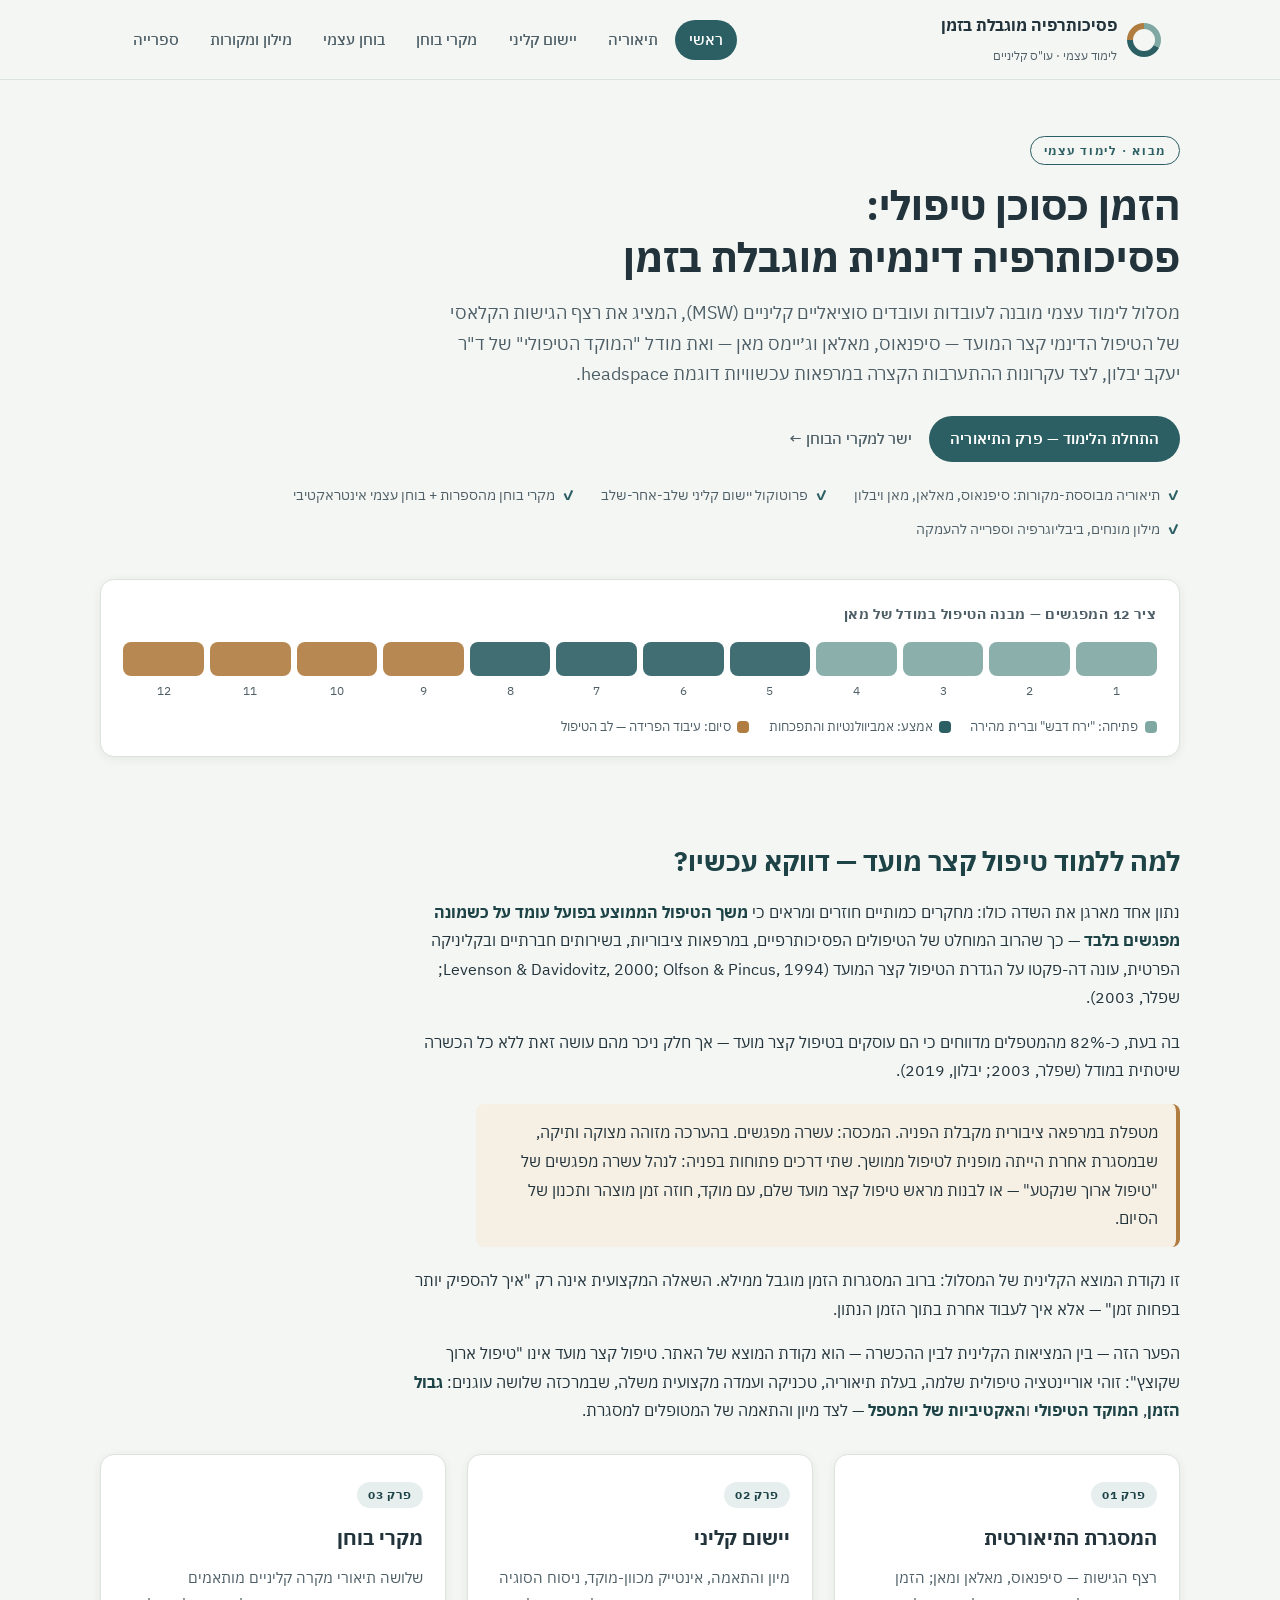
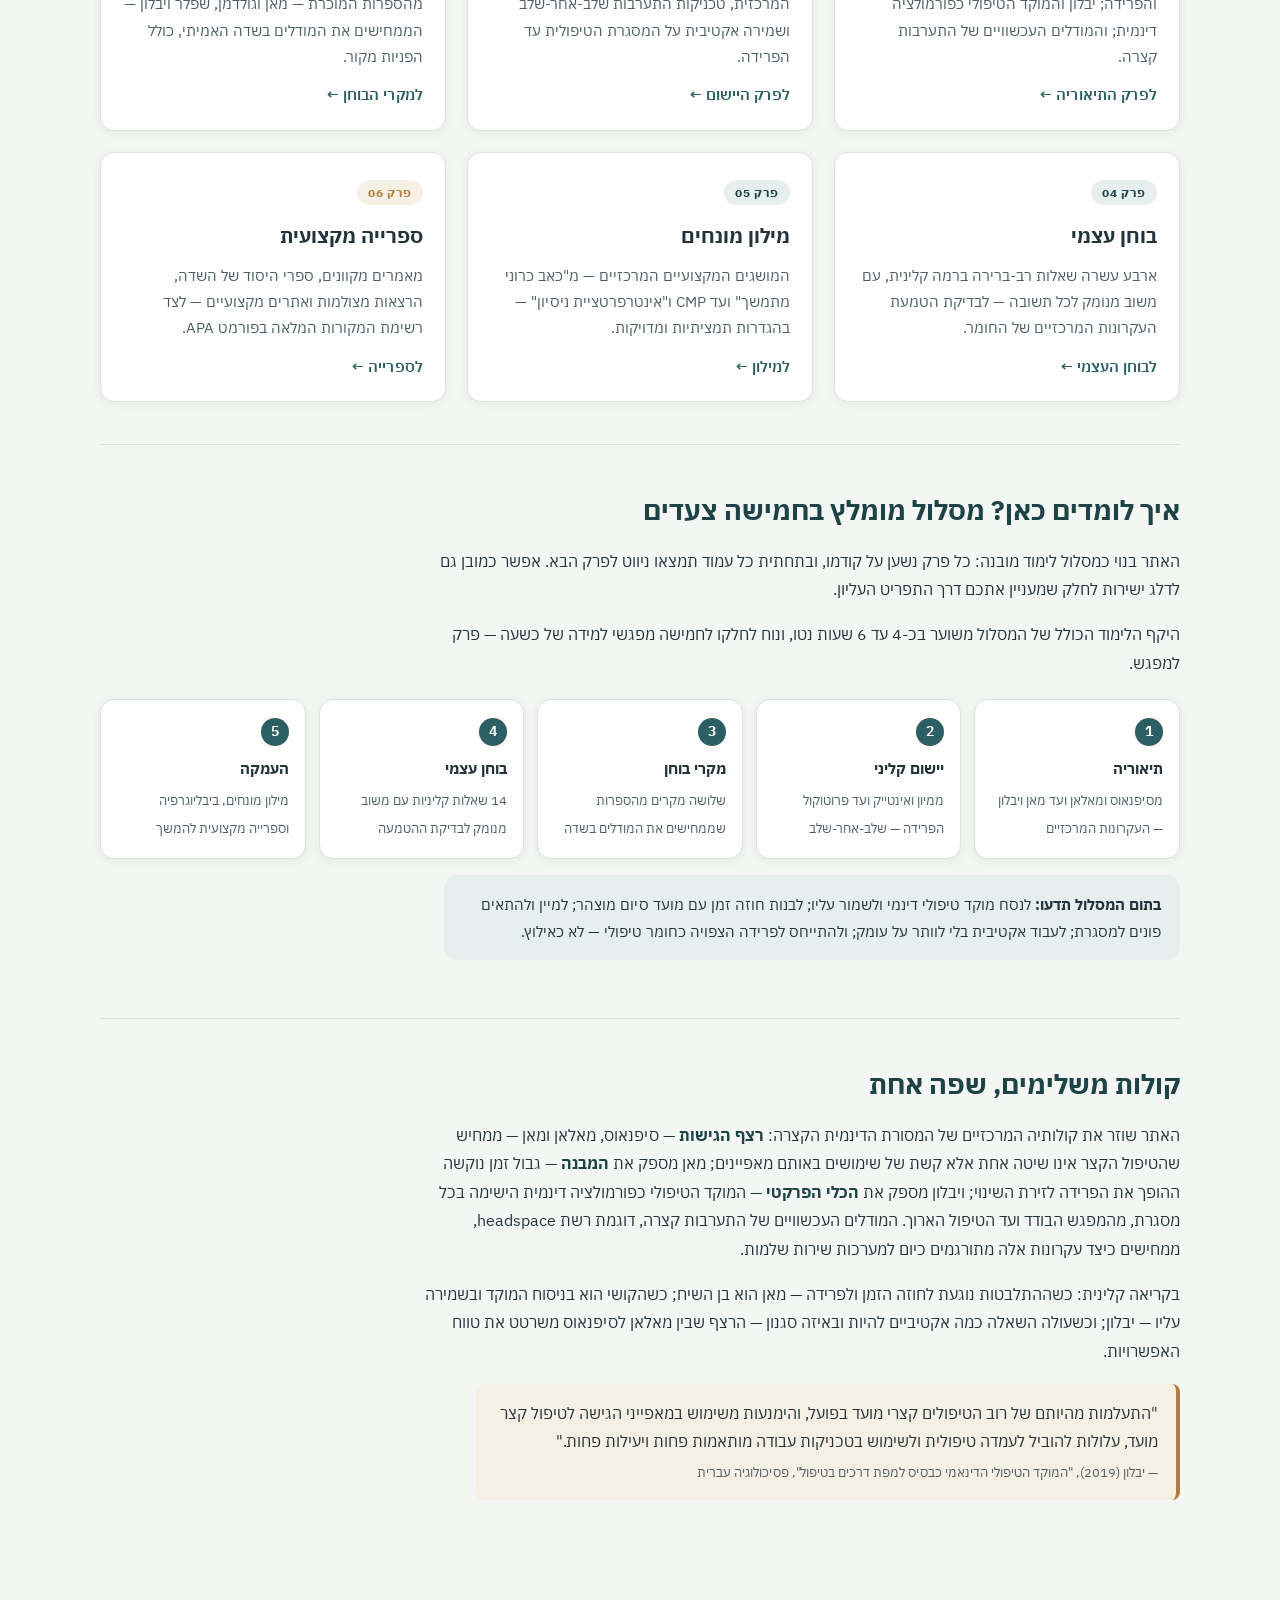
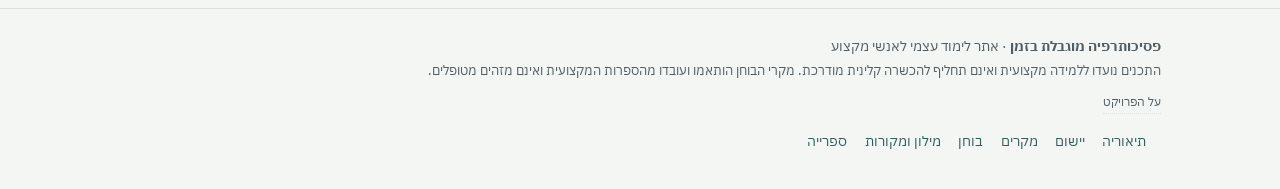
<file: index.html>
<!DOCTYPE html>
<html lang="he" dir="rtl">
<head>
<meta charset="UTF-8">
<meta name="viewport" content="width=device-width, initial-scale=1.0">
<title>פסיכותרפיה מוגבלת בזמן — אתר לימוד עצמי לעו"ס קליניים</title>
<meta name="description" content="אתר לימוד עצמי מקצועי בפסיכותרפיה מוגבלת בזמן: מאן, יבלון ומודלים עכשוויים — תיאוריה, יישום קליני, מקרי בוחן ובוחן עצמי.">
<link rel="preconnect" href="https://fonts.googleapis.com">
<link rel="preconnect" href="https://fonts.gstatic.com" crossorigin>
<link href="https://fonts.googleapis.com/css2?family=IBM+Plex+Sans+Hebrew:wght@300;400;500;600;700&display=swap" rel="stylesheet">
<link rel="stylesheet" href="css/style.css">
</head>
<body>

<header class="site-header">
  <div class="nav-inner">
    <a class="brand" href="index.html">
      <span class="brand-mark" aria-hidden="true"></span>
      <span>
        <span class="brand-title">פסיכותרפיה מוגבלת בזמן</span><br>
        <span class="brand-sub">לימוד עצמי · עו"ס קליניים</span>
      </span>
    </a>
    <button class="nav-toggle" aria-label="פתיחת תפריט" aria-expanded="false">☰</button>
    <nav class="main-nav" aria-label="ניווט ראשי">
      <ul>
        <li><a href="index.html">ראשי</a></li>
        <li><a href="theory.html">תיאוריה</a></li>
        <li><a href="practice.html">יישום קליני</a></li>
        <li><a href="cases.html">מקרי בוחן</a></li>
        <li><a href="quiz.html">בוחן עצמי</a></li>
        <li><a href="glossary.html">מילון ומקורות</a></li>
        <li><a href="resources.html">ספרייה</a></li>
      </ul>
    </nav>
  </div>
</header>

<main>

<section class="hero container">
  <span class="eyebrow">מבוא · לימוד עצמי</span>
  <h1>הזמן כסוכן טיפולי:<br>פסיכותרפיה דינמית מוגבלת בזמן</h1>
  <p class="lead">
    מסלול לימוד עצמי מובנה לעובדות ועובדים סוציאליים קליניים (MSW), המציג את רצף הגישות
    הקלאסי של הטיפול הדינמי קצר המועד — סיפנאוס, מאלאן וג׳יימס מאן — ואת מודל "המוקד
    הטיפולי" של ד"ר יעקב יבלון, לצד עקרונות ההתערבות הקצרה במרפאות עכשוויות דוגמת headspace.
  </p>
  <div class="hero-actions">
    <a class="btn btn-primary" href="theory.html">התחלת הלימוד — פרק התיאוריה</a>
    <a class="link-arrow" href="cases.html">ישר למקרי הבוחן ←</a>
  </div>

  <ul class="hero-points" aria-label="מה תמצאו באתר">
    <li><span class="tick">✓</span> תיאוריה מבוססת-מקורות: סיפנאוס, מאלאן, מאן ויבלון</li>
    <li><span class="tick">✓</span> פרוטוקול יישום קליני שלב-אחר-שלב</li>
    <li><span class="tick">✓</span> מקרי בוחן מהספרות + בוחן עצמי אינטראקטיבי</li>
    <li><span class="tick">✓</span> מילון מונחים, ביבליוגרפיה וספרייה להעמקה</li>
  </ul>

  <div class="session-track reveal" role="img" aria-label="ציר שנים-עשר המפגשים במודל של מאן, מחולק לשלושה שלבים: פתיחה, אמצע וסיום">
    <div class="track-title">ציר 12 המפגשים — מבנה הטיפול במודל של מאן</div>
    <div class="track-line">
      <div class="track-dot p1"><span class="pip"></span>1</div>
      <div class="track-dot p1"><span class="pip"></span>2</div>
      <div class="track-dot p1"><span class="pip"></span>3</div>
      <div class="track-dot p1"><span class="pip"></span>4</div>
      <div class="track-dot p2"><span class="pip"></span>5</div>
      <div class="track-dot p2"><span class="pip"></span>6</div>
      <div class="track-dot p2"><span class="pip"></span>7</div>
      <div class="track-dot p2"><span class="pip"></span>8</div>
      <div class="track-dot p3"><span class="pip"></span>9</div>
      <div class="track-dot p3"><span class="pip"></span>10</div>
      <div class="track-dot p3"><span class="pip"></span>11</div>
      <div class="track-dot p3"><span class="pip"></span>12</div>
    </div>
    <div class="track-legend">
      <span><i class="dot p1"></i> פתיחה: "ירח דבש" וברית מהירה</span>
      <span><i class="dot p2"></i> אמצע: אמביוולנטיות והתפכחות</span>
      <span><i class="dot p3"></i> סיום: עיבוד הפרידה — לב הטיפול</span>
    </div>
  </div>
</section>

<section class="block container reveal">
  <h2>למה ללמוד טיפול קצר מועד — דווקא עכשיו?</h2>
  <div class="prose">
    <p>
      נתון אחד מארגן את השדה כולו: מחקרים כמותיים חוזרים ומראים כי <strong>משך הטיפול הממוצע
      בפועל עומד על כשמונה מפגשים בלבד</strong> — כך שהרוב המוחלט של הטיפולים הפסיכותרפיים, במרפאות
      ציבוריות, בשירותים חברתיים ובקליניקה הפרטית, עונה דה-פקטו על הגדרת הטיפול קצר המועד
      (Levenson &amp; Davidovitz, 2000; Olfson &amp; Pincus, 1994; שפלר, 2003).
    </p>
    <p>
      בה בעת, כ-82% מהמטפלים מדווחים כי הם עוסקים בטיפול קצר מועד — אך חלק ניכר מהם עושה
      זאת ללא כל הכשרה שיטתית במודל (שפלר, 2003; יבלון, 2019).
    </p>
    <blockquote>
      מטפלת במרפאה ציבורית מקבלת הפניה. המכסה: עשרה מפגשים. בהערכה מזוהה מצוקה ותיקה,
      שבמסגרת אחרת הייתה מופנית לטיפול ממושך. שתי דרכים פתוחות בפניה: לנהל עשרה מפגשים
      של "טיפול ארוך שנקטע" — או לבנות מראש טיפול קצר מועד שלם, עם מוקד, חוזה זמן מוצהר
      ותכנון של הסיום.
    </blockquote>
    <p>
      זו נקודת המוצא הקלינית של המסלול: ברוב המסגרות הזמן מוגבל ממילא. השאלה המקצועית
      אינה רק "איך להספיק יותר בפחות זמן" — אלא איך לעבוד אחרת בתוך הזמן הנתון.
    </p>
    <p>
      הפער הזה — בין המציאות הקלינית לבין ההכשרה — הוא נקודת המוצא של האתר. טיפול קצר מועד אינו
      "טיפול ארוך שקוצץ": זוהי אוריינטציה טיפולית שלמה, בעלת תיאוריה, טכניקה ועמדה מקצועית
      משלה, שבמרכזה שלושה עוגנים: <strong>גבול הזמן</strong>, <strong>המוקד הטיפולי</strong>
      ו<strong>האקטיביות של המטפל</strong> — לצד מיון והתאמה של המטופלים למסגרת.
    </p>
  </div>

  <div class="grid cols-3">
    <article class="card">
      <span class="chip">פרק 01</span>
      <h3>המסגרת התיאורטית</h3>
      <p>רצף הגישות — סיפנאוס, מאלאן ומאן; הזמן והפרידה; יבלון והמוקד הטיפולי כפורמולציה דינמית; והמודלים העכשוויים של התערבות קצרה.</p>
      <a class="more" href="theory.html">לפרק התיאוריה ←</a>
    </article>
    <article class="card">
      <span class="chip">פרק 02</span>
      <h3>יישום קליני</h3>
      <p>מיון והתאמה, אינטייק מכוון-מוקד, ניסוח הסוגיה המרכזית, טכניקות התערבות שלב-אחר-שלב ושמירה אקטיבית על המסגרת הטיפולית עד הפרידה.</p>
      <a class="more" href="practice.html">לפרק היישום ←</a>
    </article>
    <article class="card">
      <span class="chip">פרק 03</span>
      <h3>מקרי בוחן</h3>
      <p>שלושה תיאורי מקרה קליניים מותאמים מהספרות המוכרת — מאן וגולדמן, שפלר ויבלון — הממחישים את המודלים בשדה האמיתי, כולל הפניות מקור.</p>
      <a class="more" href="cases.html">למקרי הבוחן ←</a>
    </article>
    <article class="card">
      <span class="chip">פרק 04</span>
      <h3>בוחן עצמי</h3>
      <p>ארבע עשרה שאלות רב-ברירה ברמה קלינית, עם משוב מנומק לכל תשובה — לבדיקת הטמעת העקרונות המרכזיים של החומר.</p>
      <a class="more" href="quiz.html">לבוחן העצמי ←</a>
    </article>
    <article class="card">
      <span class="chip">פרק 05</span>
      <h3>מילון מונחים</h3>
      <p>המושגים המקצועיים המרכזיים — מ"כאב כרוני מתמשך" ועד CMP ו"אינטרפרטציית ניסיון" — בהגדרות תמציתיות ומדויקות.</p>
      <a class="more" href="glossary.html">למילון ←</a>
    </article>
    <article class="card amber">
      <span class="chip">פרק 06</span>
      <h3>ספרייה מקצועית</h3>
      <p>מאמרים מקוונים, ספרי היסוד של השדה, הרצאות מצולמות ואתרים מקצועיים — לצד רשימת המקורות המלאה בפורמט APA.</p>
      <a class="more" href="resources.html">לספרייה ←</a>
    </article>
  </div>
</section>

<section class="block container reveal">
  <h2>איך לומדים כאן? מסלול מומלץ בחמישה צעדים</h2>
  <div class="prose">
    <p>
      האתר בנוי כמסלול לימוד מובנה: כל פרק נשען על קודמו, ובתחתית כל עמוד תמצאו ניווט
      לפרק הבא. אפשר כמובן גם לדלג ישירות לחלק שמעניין אתכם דרך התפריט העליון.
    </p>
    <p>
      היקף הלימוד הכולל של המסלול משוער בכ-4 עד 6 שעות נטו, ונוח לחלקו לחמישה מפגשי
      למידה של כשעה — פרק למפגש.
    </p>
  </div>
  <div class="path-steps">
    <a href="theory.html">
      <span class="num">1</span>
      <b>תיאוריה</b>
      <span class="desc">מסיפנאוס ומאלאן ועד מאן ויבלון — העקרונות המרכזיים</span>
    </a>
    <a href="practice.html">
      <span class="num">2</span>
      <b>יישום קליני</b>
      <span class="desc">ממיון ואינטייק ועד פרוטוקול הפרידה — שלב-אחר-שלב</span>
    </a>
    <a href="cases.html">
      <span class="num">3</span>
      <b>מקרי בוחן</b>
      <span class="desc">שלושה מקרים מהספרות שממחישים את המודלים בשדה</span>
    </a>
    <a href="quiz.html">
      <span class="num">4</span>
      <b>בוחן עצמי</b>
      <span class="desc">14 שאלות קליניות עם משוב מנומק לבדיקת ההטמעה</span>
    </a>
    <a href="resources.html">
      <span class="num">5</span>
      <b>העמקה</b>
      <span class="desc">מילון מונחים, ביבליוגרפיה וספרייה מקצועית להמשך</span>
    </a>
  </div>
  <div class="note">
    <strong>בתום המסלול תדעו:</strong> לנסח מוקד טיפולי דינמי ולשמור עליו; לבנות חוזה זמן
    עם מועד סיום מוצהר; למיין ולהתאים פונים למסגרת; לעבוד אקטיבית בלי לוותר על עומק;
    ולהתייחס לפרידה הצפויה כחומר טיפולי — לא כאילוץ.
  </div>
</section>

<section class="block container reveal">
  <h2>קולות משלימים, שפה אחת</h2>
  <div class="prose">
    <p>
      האתר שוזר את קולותיה המרכזיים של המסורת הדינמית הקצרה: <strong>רצף הגישות</strong> —
      סיפנאוס, מאלאן ומאן — ממחיש שהטיפול הקצר אינו שיטה אחת אלא קשת של שימושים באותם
      מאפיינים; מאן מספק את <strong>המבנה</strong> — גבול זמן נוקשה ההופך את הפרידה לזירת
      השינוי; ויבלון מספק את <strong>הכלי הפרקטי</strong> —
      המוקד הטיפולי כפורמולציה דינמית הישימה בכל מסגרת, מהמפגש הבודד ועד הטיפול הארוך.
      המודלים העכשוויים של התערבות קצרה, דוגמת רשת headspace, ממחישים כיצד עקרונות אלה מתורגמים
      כיום למערכות שירות שלמות.
    </p>
    <p>
      בקריאה קלינית: כשההתלבטות נוגעת לחוזה הזמן ולפרידה — מאן הוא בן השיח; כשהקושי הוא
      בניסוח המוקד ובשמירה עליו — יבלון; וכשעולה השאלה כמה אקטיביים להיות ובאיזה סגנון —
      הרצף שבין מאלאן לסיפנאוס משרטט את טווח האפשרויות.
    </p>
  </div>
  <blockquote>
    "התעלמות מהיותם של רוב הטיפולים קצרי מועד בפועל, והימנעות משימוש במאפייני הגישה לטיפול קצר
    מועד, עלולות להוביל לעמדה טיפולית ולשימוש בטכניקות עבודה מותאמות פחות ויעילות פחות."
    <span class="src">— יבלון (2019), "המוקד הטיפולי הדינאמי כבסיס למפת דרכים בטיפול", פסיכולוגיה עברית</span>
  </blockquote>
</section>

</main>

<footer class="site-footer">
  <div class="container">
    <div>
      <strong>פסיכותרפיה מוגבלת בזמן</strong> · אתר לימוד עצמי לאנשי מקצוע<br>
      <span class="disclaimer">התכנים נועדו ללמידה מקצועית ואינם תחליף להכשרה קלינית מודרכת. מקרי הבוחן הותאמו ועובדו מהספרות המקצועית ואינם מזהים מטופלים.</span><br>
      <a class="about-link" href="about.html">על הפרויקט</a>
    </div>
    <nav class="footer-nav" aria-label="ניווט תחתון">
      <a href="theory.html">תיאוריה</a>
      <a href="practice.html">יישום</a>
      <a href="cases.html">מקרים</a>
      <a href="quiz.html">בוחן</a>
      <a href="glossary.html">מילון ומקורות</a>
      <a href="resources.html">ספרייה</a>
    </nav>
  </div>
</footer>

<script src="js/main.js"></script>
</body>
</html>
</file>
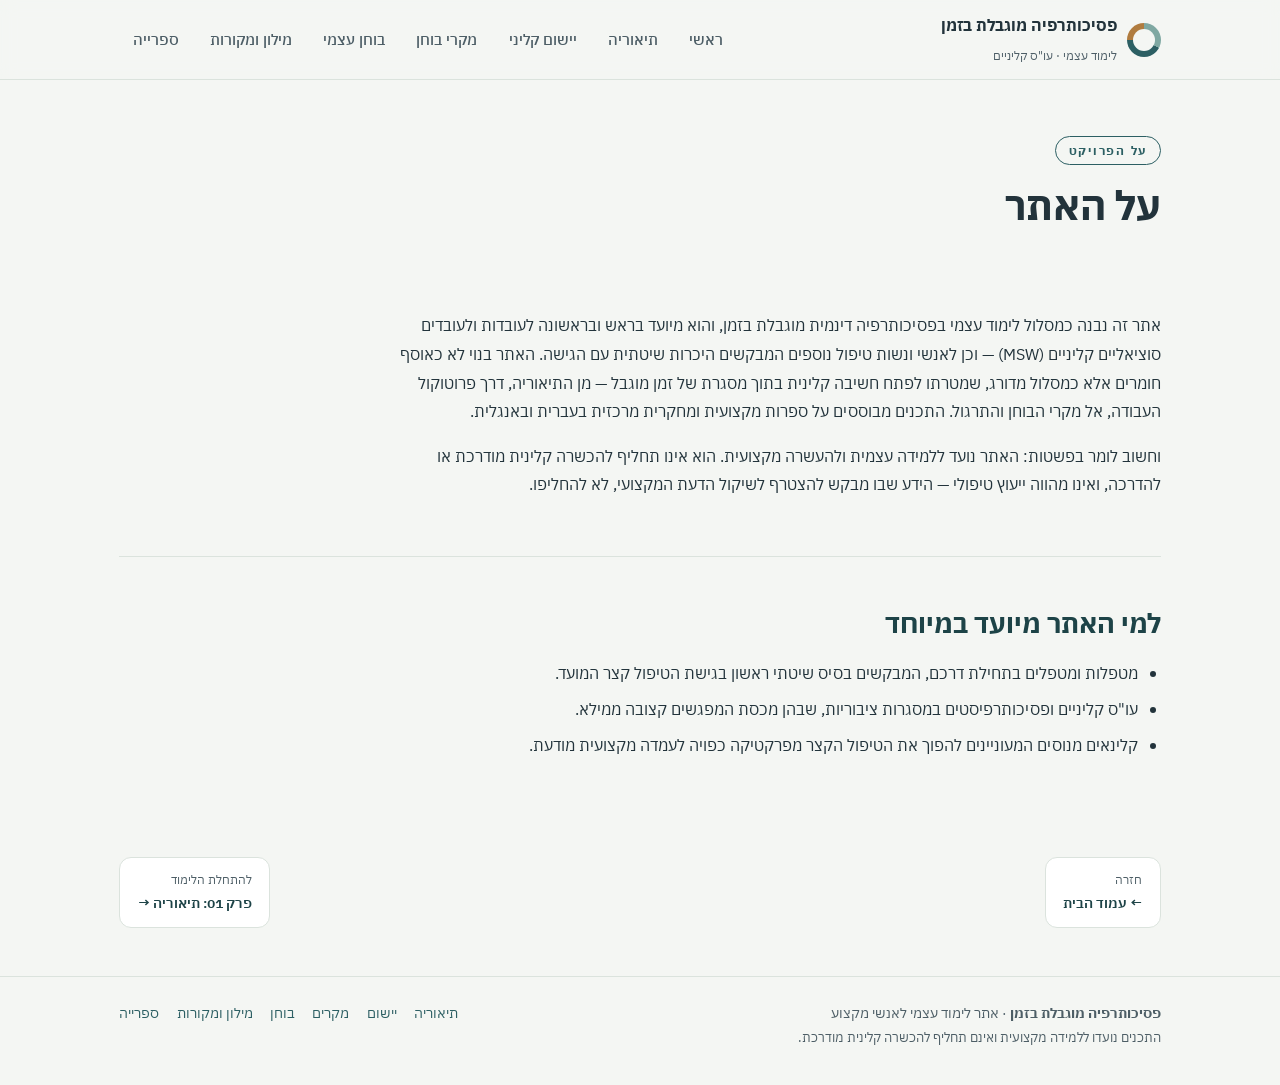
<file: about.html>
<!DOCTYPE html>
<html lang="he" dir="rtl">
<head>
<meta charset="UTF-8">
<meta name="viewport" content="width=device-width, initial-scale=1.0">
<title>על הפרויקט — פסיכותרפיה מוגבלת בזמן</title>
<meta name="description" content="על מטרת האתר, קהל היעד ואופי השימוש בו — אתר לימוד עצמי בפסיכותרפיה מוגבלת בזמן.">
<link rel="preconnect" href="https://fonts.googleapis.com">
<link rel="preconnect" href="https://fonts.gstatic.com" crossorigin>
<link href="https://fonts.googleapis.com/css2?family=IBM+Plex+Sans+Hebrew:wght@300;400;500;600;700&display=swap" rel="stylesheet">
<link rel="stylesheet" href="css/style.css">
</head>
<body>

<header class="site-header">
  <div class="nav-inner">
    <a class="brand" href="index.html">
      <span class="brand-mark" aria-hidden="true"></span>
      <span>
        <span class="brand-title">פסיכותרפיה מוגבלת בזמן</span><br>
        <span class="brand-sub">לימוד עצמי · עו"ס קליניים</span>
      </span>
    </a>
    <button class="nav-toggle" aria-label="פתיחת תפריט" aria-expanded="false">☰</button>
    <nav class="main-nav" aria-label="ניווט ראשי">
      <ul>
        <li><a href="index.html">ראשי</a></li>
        <li><a href="theory.html">תיאוריה</a></li>
        <li><a href="practice.html">יישום קליני</a></li>
        <li><a href="cases.html">מקרי בוחן</a></li>
        <li><a href="quiz.html">בוחן עצמי</a></li>
        <li><a href="glossary.html">מילון ומקורות</a></li>
        <li><a href="resources.html">ספרייה</a></li>
      </ul>
    </nav>
  </div>
</header>

<main class="container">

<section class="hero">
  <span class="eyebrow">על הפרויקט</span>
  <h1>על האתר</h1>
</section>

<section class="block reveal">
  <div class="prose">
    <p>
      אתר זה נבנה כמסלול לימוד עצמי בפסיכותרפיה דינמית מוגבלת בזמן, והוא מיועד בראש
      ובראשונה לעובדות ולעובדים סוציאליים קליניים (MSW) — וכן לאנשי ונשות טיפול נוספים
      המבקשים היכרות שיטתית עם הגישה. האתר בנוי לא כאוסף חומרים אלא כמסלול מדורג,
      שמטרתו לפתח חשיבה קלינית בתוך מסגרת של זמן מוגבל — מן התיאוריה, דרך פרוטוקול
      העבודה, אל מקרי הבוחן והתרגול. התכנים מבוססים על ספרות מקצועית ומחקרית מרכזית
      בעברית ובאנגלית.
    </p>
    <p>
      וחשוב לומר בפשטות: האתר נועד ללמידה עצמית ולהעשרה מקצועית. הוא אינו תחליף להכשרה
      קלינית מודרכת או להדרכה, ואינו מהווה ייעוץ טיפולי — הידע שבו מבקש להצטרף לשיקול
      הדעת המקצועי, לא להחליפו.
    </p>
  </div>
</section>

<section class="block reveal">
  <h2>למי האתר מיועד במיוחד</h2>
  <div class="prose">
    <ul>
      <li>מטפלות ומטפלים בתחילת דרכם, המבקשים בסיס שיטתי ראשון בגישת הטיפול קצר המועד.</li>
      <li>עו"ס קליניים ופסיכותרפיסטים במסגרות ציבוריות, שבהן מכסת המפגשים קצובה ממילא.</li>
      <li>קלינאים מנוסים המעוניינים להפוך את הטיפול הקצר מפרקטיקה כפויה לעמדה מקצועית מודעת.</li>
    </ul>
  </div>
</section>

<nav class="pager" aria-label="ניווט">
  <a href="index.html"><small>חזרה</small>← עמוד הבית</a>
  <a href="theory.html"><small>להתחלת הלימוד</small>פרק 01: תיאוריה →</a>
</nav>

</main>

<footer class="site-footer">
  <div class="container">
    <div>
      <strong>פסיכותרפיה מוגבלת בזמן</strong> · אתר לימוד עצמי לאנשי מקצוע<br>
      <span class="disclaimer">התכנים נועדו ללמידה מקצועית ואינם תחליף להכשרה קלינית מודרכת.</span>
    </div>
    <nav class="footer-nav" aria-label="ניווט תחתון">
      <a href="theory.html">תיאוריה</a>
      <a href="practice.html">יישום</a>
      <a href="cases.html">מקרים</a>
      <a href="quiz.html">בוחן</a>
      <a href="glossary.html">מילון ומקורות</a>
      <a href="resources.html">ספרייה</a>
    </nav>
  </div>
</footer>

<script src="js/main.js"></script>
</body>
</html>
</file>
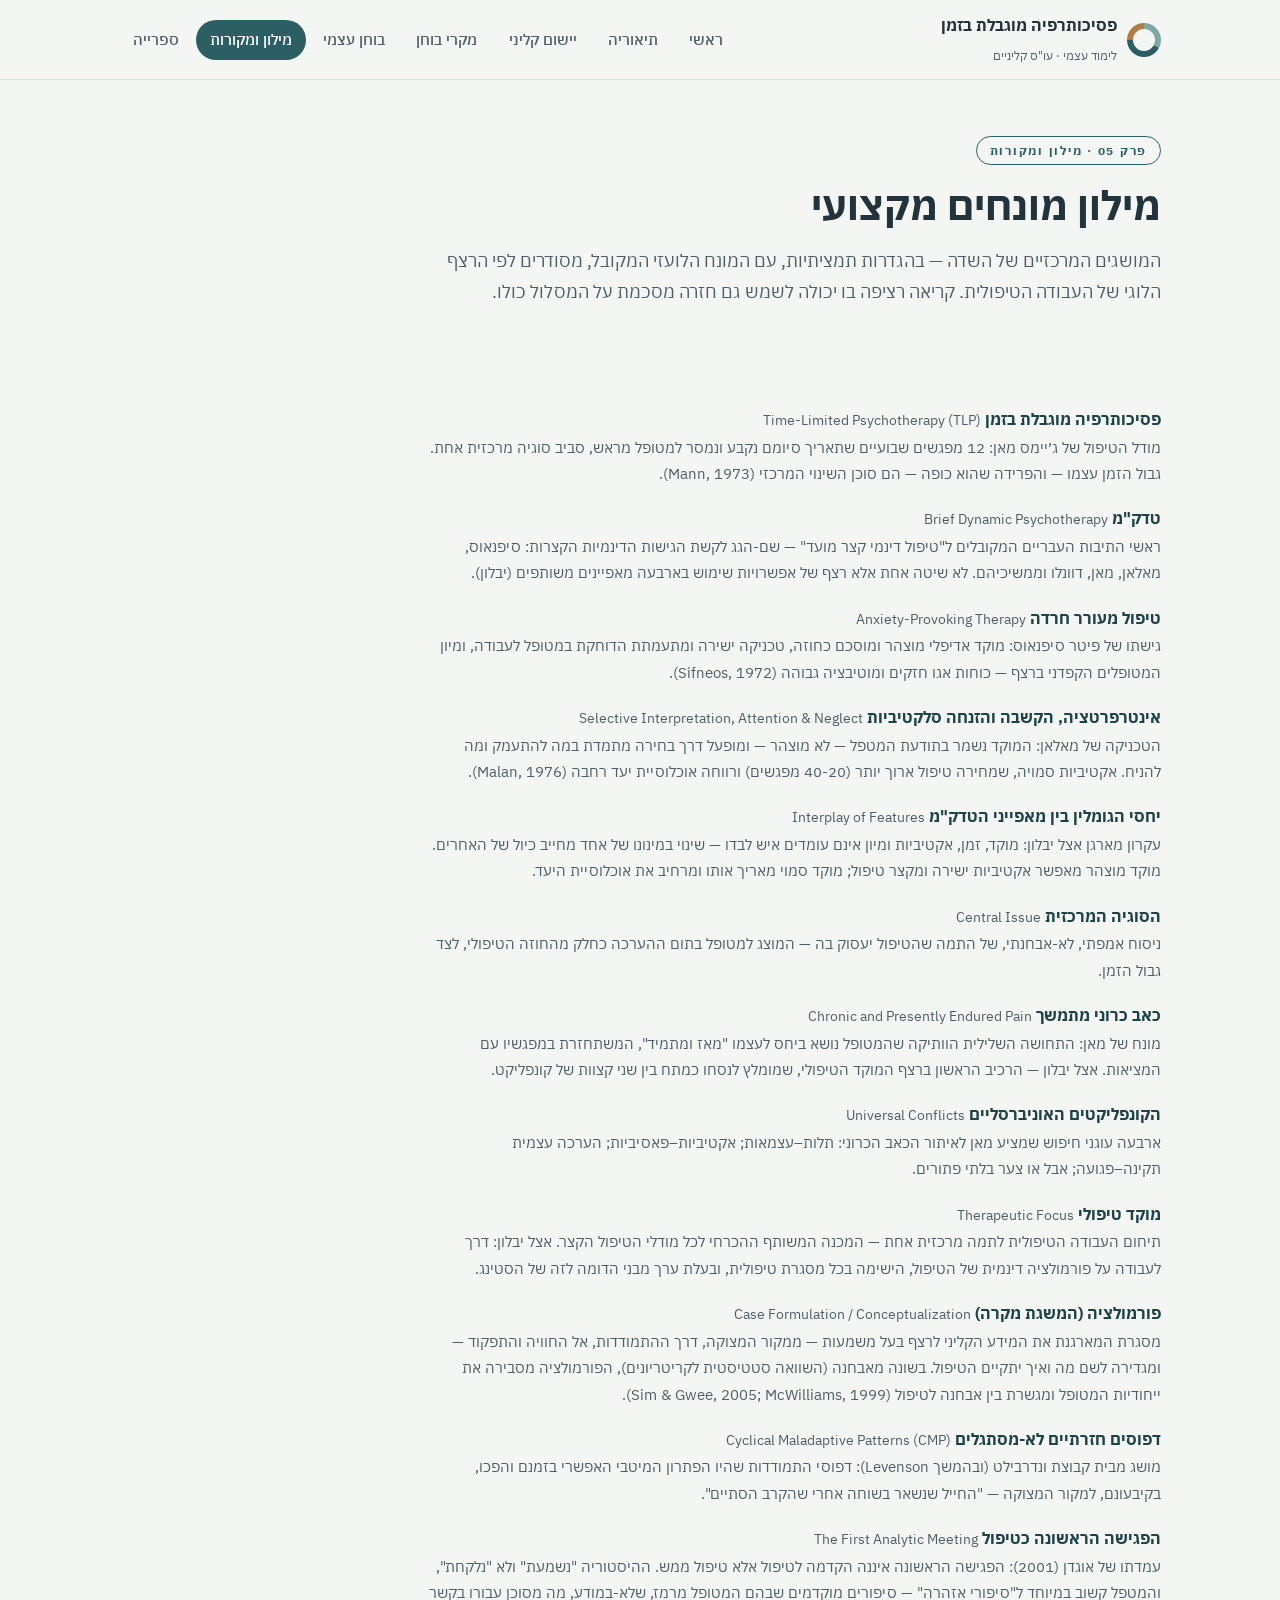
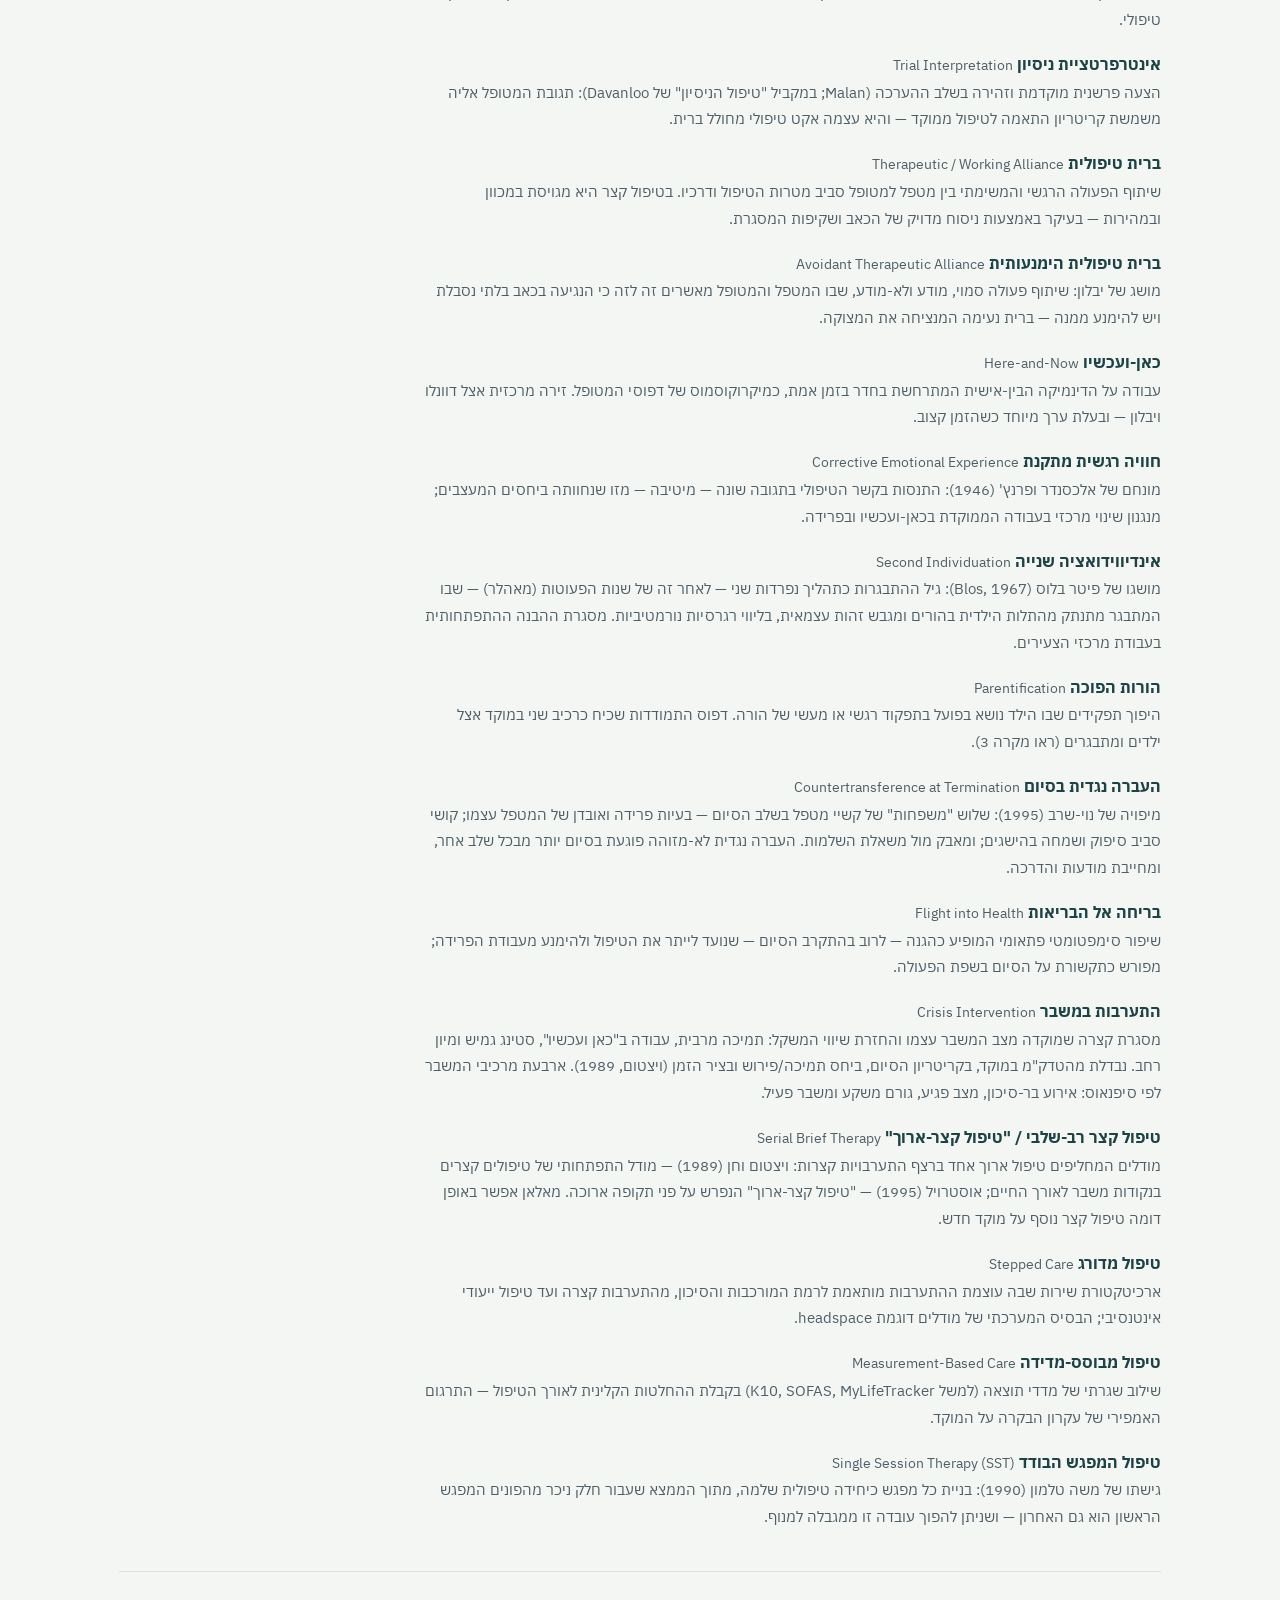
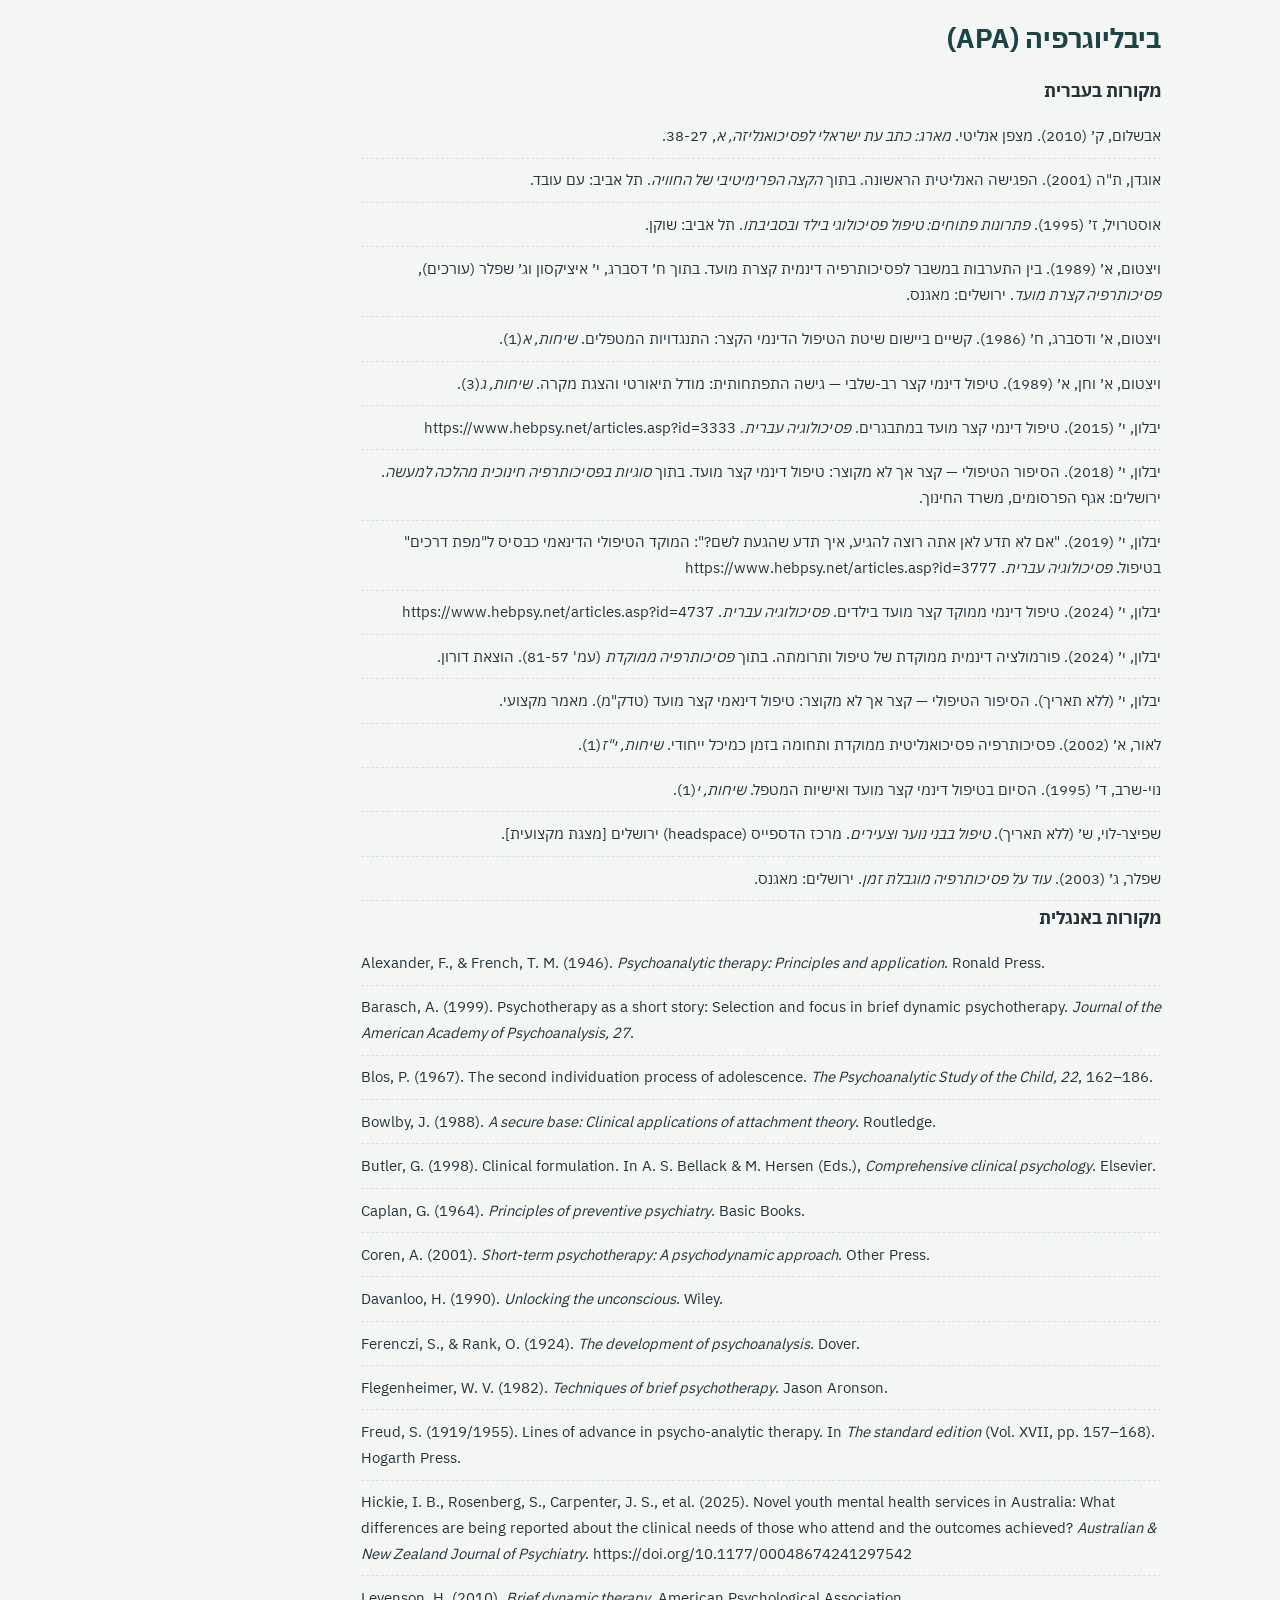
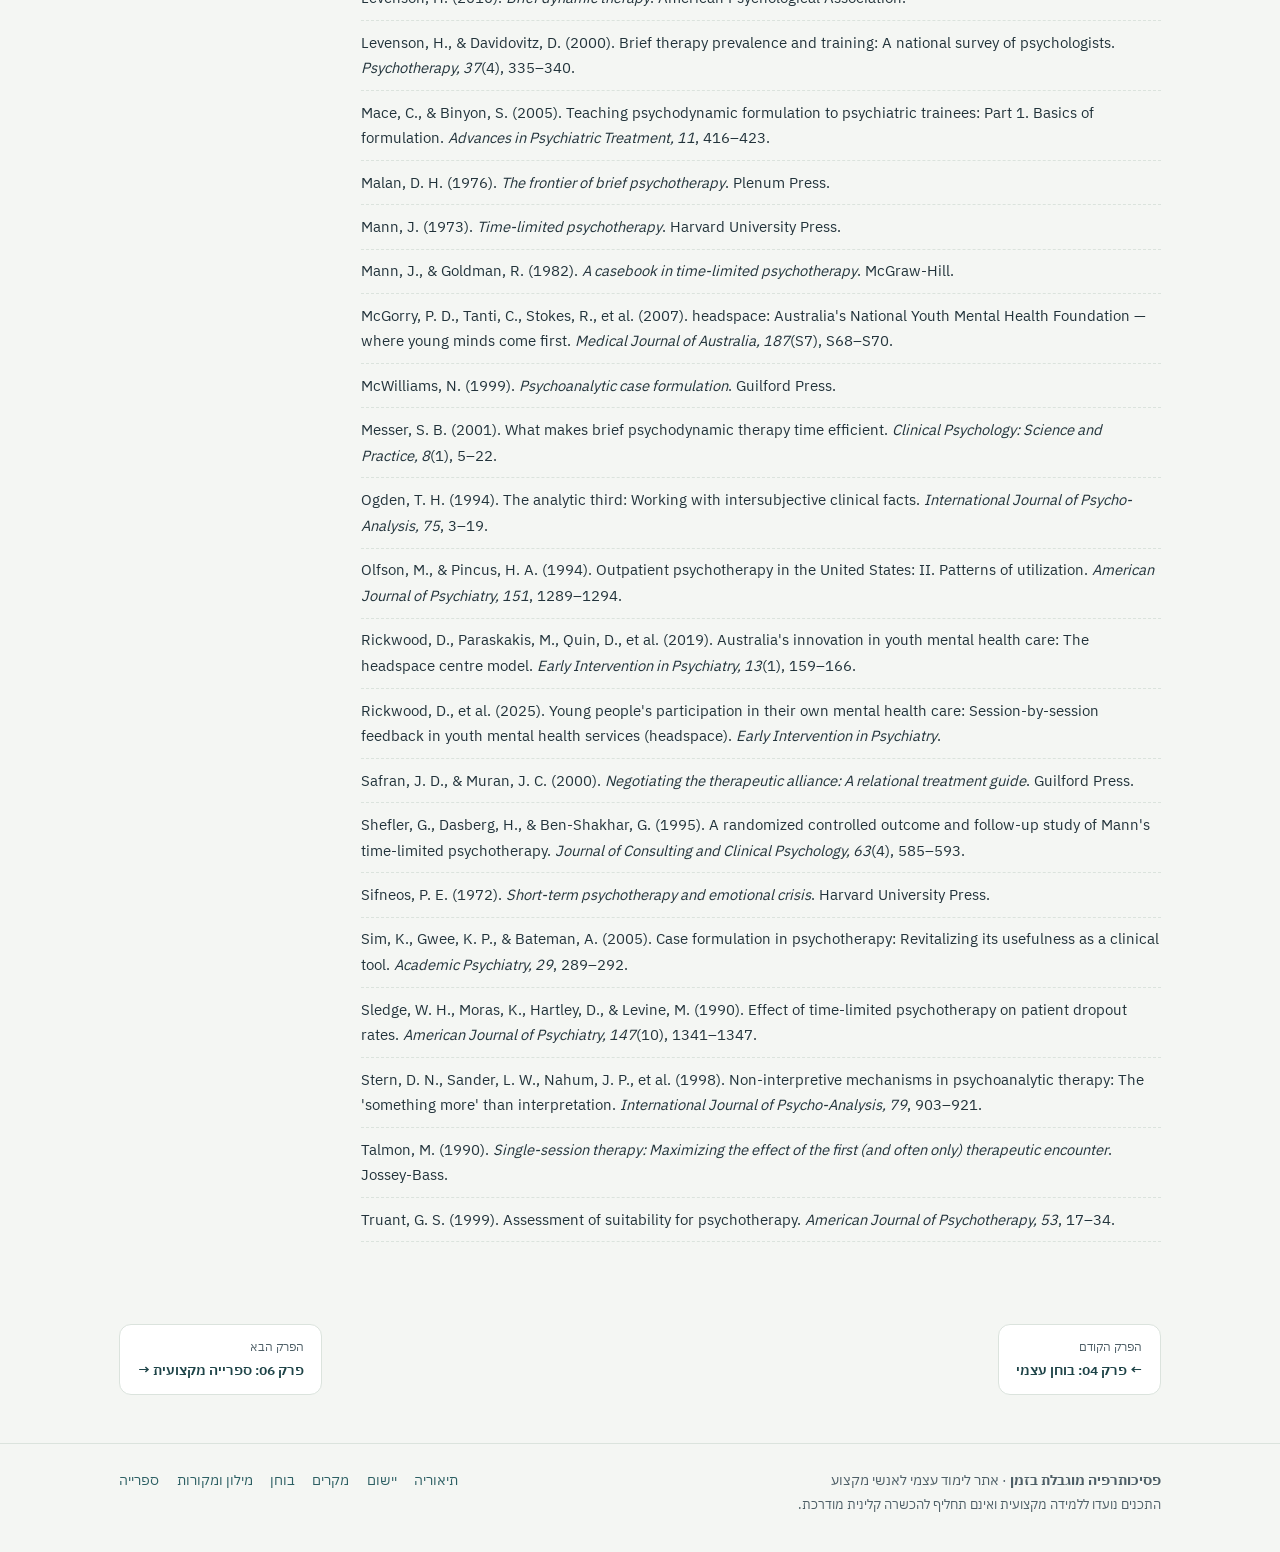
<file: glossary.html>
<!DOCTYPE html>
<html lang="he" dir="rtl">
<head>
<meta charset="UTF-8">
<meta name="viewport" content="width=device-width, initial-scale=1.0">
<title>מילון מונחים וביבליוגרפיה — פסיכותרפיה מוגבלת בזמן</title>
<meta name="description" content="מילון המונחים המקצועיים של הטיפול מוגבל הזמן ורשימת מקורות מלאה בפורמט APA.">
<link rel="preconnect" href="https://fonts.googleapis.com">
<link rel="preconnect" href="https://fonts.gstatic.com" crossorigin>
<link href="https://fonts.googleapis.com/css2?family=IBM+Plex+Sans+Hebrew:wght@300;400;500;600;700&display=swap" rel="stylesheet">
<link rel="stylesheet" href="css/style.css">
</head>
<body>

<header class="site-header">
  <div class="nav-inner">
    <a class="brand" href="index.html">
      <span class="brand-mark" aria-hidden="true"></span>
      <span>
        <span class="brand-title">פסיכותרפיה מוגבלת בזמן</span><br>
        <span class="brand-sub">לימוד עצמי · עו"ס קליניים</span>
      </span>
    </a>
    <button class="nav-toggle" aria-label="פתיחת תפריט" aria-expanded="false">☰</button>
    <nav class="main-nav" aria-label="ניווט ראשי">
      <ul>
        <li><a href="index.html">ראשי</a></li>
        <li><a href="theory.html">תיאוריה</a></li>
        <li><a href="practice.html">יישום קליני</a></li>
        <li><a href="cases.html">מקרי בוחן</a></li>
        <li><a href="quiz.html">בוחן עצמי</a></li>
        <li><a href="glossary.html">מילון ומקורות</a></li>
        <li><a href="resources.html">ספרייה</a></li>
      </ul>
    </nav>
  </div>
</header>

<main class="container">

<section class="hero">
  <span class="eyebrow">פרק 05 · מילון ומקורות</span>
  <h1>מילון מונחים מקצועי</h1>
  <p class="lead">
    המושגים המרכזיים של השדה — בהגדרות תמציתיות, עם המונח הלועזי המקובל, מסודרים לפי
    הרצף הלוגי של העבודה הטיפולית. קריאה רציפה בו יכולה לשמש גם חזרה מסכמת על המסלול כולו.
  </p>
</section>

<section class="block reveal">
  <dl class="glossary">
    <dt>פסיכותרפיה מוגבלת בזמן <span class="en">Time-Limited Psychotherapy (TLP)</span></dt>
    <dd>מודל הטיפול של ג׳יימס מאן: 12 מפגשים שבועיים שתאריך סיומם נקבע ונמסר למטופל מראש, סביב סוגיה מרכזית אחת. גבול הזמן עצמו — והפרידה שהוא כופה — הם סוכן השינוי המרכזי (Mann, 1973).</dd>

    <dt>טדק"מ <span class="en">Brief Dynamic Psychotherapy</span></dt>
    <dd>ראשי התיבות העבריים המקובלים ל"טיפול דינמי קצר מועד" — שם-הגג לקשת הגישות הדינמיות הקצרות: סיפנאוס, מאלאן, מאן, דוונלו וממשיכיהם. לא שיטה אחת אלא רצף של אפשרויות שימוש בארבעה מאפיינים משותפים (יבלון).</dd>

    <dt>טיפול מעורר חרדה <span class="en">Anxiety-Provoking Therapy</span></dt>
    <dd>גישתו של פיטר סיפנאוס: מוקד אדיפלי מוצהר ומוסכם כחוזה, טכניקה ישירה ומתעמתת הדוחקת במטופל לעבודה, ומיון המטופלים הקפדני ברצף — כוחות אגו חזקים ומוטיבציה גבוהה (Sifneos, 1972).</dd>

    <dt>אינטרפרטציה, הקשבה והזנחה סלקטיביות <span class="en">Selective Interpretation, Attention &amp; Neglect</span></dt>
    <dd>הטכניקה של מאלאן: המוקד נשמר בתודעת המטפל — לא מוצהר — ומופעל דרך בחירה מתמדת במה להתעמק ומה להניח. אקטיביות סמויה, שמחירה טיפול ארוך יותר (40-20 מפגשים) ורווחה אוכלוסיית יעד רחבה (Malan, 1976).</dd>

    <dt>יחסי הגומלין בין מאפייני הטדק"מ <span class="en">Interplay of Features</span></dt>
    <dd>עקרון מארגן אצל יבלון: מוקד, זמן, אקטיביות ומיון אינם עומדים איש לבדו — שינוי במינונו של אחד מחייב כיול של האחרים. מוקד מוצהר מאפשר אקטיביות ישירה ומקצר טיפול; מוקד סמוי מאריך אותו ומרחיב את אוכלוסיית היעד.</dd>

    <dt>הסוגיה המרכזית <span class="en">Central Issue</span></dt>
    <dd>ניסוח אמפתי, לא-אבחנתי, של התמה שהטיפול יעסוק בה — המוצג למטופל בתום ההערכה כחלק מהחוזה הטיפולי, לצד גבול הזמן.</dd>

    <dt>כאב כרוני מתמשך <span class="en">Chronic and Presently Endured Pain</span></dt>
    <dd>מונח של מאן: התחושה השלילית הוותיקה שהמטופל נושא ביחס לעצמו "מאז ומתמיד", המשתחזרת במפגשיו עם המציאות. אצל יבלון — הרכיב הראשון ברצף המוקד הטיפולי, שמומלץ לנסחו כמתח בין שני קצוות של קונפליקט.</dd>

    <dt>הקונפליקטים האוניברסליים <span class="en">Universal Conflicts</span></dt>
    <dd>ארבעה עוגני חיפוש שמציע מאן לאיתור הכאב הכרוני: תלות–עצמאות; אקטיביות–פאסיביות; הערכה עצמית תקינה–פגועה; אבל או צער בלתי פתורים.</dd>

    <dt>מוקד טיפולי <span class="en">Therapeutic Focus</span></dt>
    <dd>תיחום העבודה הטיפולית לתמה מרכזית אחת — המכנה המשותף ההכרחי לכל מודלי הטיפול הקצר. אצל יבלון: דרך לעבודה על פורמולציה דינמית של הטיפול, הישימה בכל מסגרת טיפולית, ובעלת ערך מבני הדומה לזה של הסטינג.</dd>

    <dt>פורמולציה (המשגת מקרה) <span class="en">Case Formulation / Conceptualization</span></dt>
    <dd>מסגרת המארגנת את המידע הקליני לרצף בעל משמעות — ממקור המצוקה, דרך ההתמודדות, אל החוויה והתפקוד — ומגדירה לשם מה ואיך יתקיים הטיפול. בשונה מאבחנה (השוואה סטטיסטית לקריטריונים), הפורמולציה מסבירה את ייחודיות המטופל ומגשרת בין אבחנה לטיפול (Sim &amp; Gwee, 2005; McWilliams, 1999).</dd>

    <dt>דפוסים חזרתיים לא-מסתגלים <span class="en">Cyclical Maladaptive Patterns (CMP)</span></dt>
    <dd>מושג מבית קבוצת ונדרבילט (ובהמשך Levenson): דפוסי התמודדות שהיו הפתרון המיטבי האפשרי בזמנם והפכו, בקיבעונם, למקור המצוקה — "החייל שנשאר בשוחה אחרי שהקרב הסתיים".</dd>

    <dt>הפגישה הראשונה כטיפול <span class="en">The First Analytic Meeting</span></dt>
    <dd>עמדתו של אוגדן (2001): הפגישה הראשונה איננה הקדמה לטיפול אלא טיפול ממש. ההיסטוריה "נשמעת" ולא "נלקחת", והמטפל קשוב במיוחד ל"סיפורי אזהרה" — סיפורים מוקדמים שבהם המטופל מרמז, שלא-במודע, מה מסוכן עבורו בקשר טיפולי.</dd>

    <dt>אינטרפרטציית ניסיון <span class="en">Trial Interpretation</span></dt>
    <dd>הצעה פרשנית מוקדמת וזהירה בשלב ההערכה (Malan; במקביל "טיפול הניסיון" של Davanloo): תגובת המטופל אליה משמשת קריטריון התאמה לטיפול ממוקד — והיא עצמה אקט טיפולי מחולל ברית.</dd>

    <dt>ברית טיפולית <span class="en">Therapeutic / Working Alliance</span></dt>
    <dd>שיתוף הפעולה הרגשי והמשימתי בין מטפל למטופל סביב מטרות הטיפול ודרכיו. בטיפול קצר היא מגויסת במכוון ובמהירות — בעיקר באמצעות ניסוח מדויק של הכאב ושקיפות המסגרת.</dd>

    <dt>ברית טיפולית הימנעותית <span class="en">Avoidant Therapeutic Alliance</span></dt>
    <dd>מושג של יבלון: שיתוף פעולה סמוי, מודע ולא-מודע, שבו המטפל והמטופל מאשרים זה לזה כי הנגיעה בכאב בלתי נסבלת ויש להימנע ממנה — ברית נעימה המנציחה את המצוקה.</dd>

    <dt>כאן-ועכשיו <span class="en">Here-and-Now</span></dt>
    <dd>עבודה על הדינמיקה הבין-אישית המתרחשת בחדר בזמן אמת, כמיקרוקוסמוס של דפוסי המטופל. זירה מרכזית אצל דוונלו ויבלון — ובעלת ערך מיוחד כשהזמן קצוב.</dd>

    <dt>חוויה רגשית מתקנת <span class="en">Corrective Emotional Experience</span></dt>
    <dd>מונחם של אלכסנדר ופרנץ' (1946): התנסות בקשר הטיפולי בתגובה שונה — מיטיבה — מזו שנחוותה ביחסים המעצבים; מנגנון שינוי מרכזי בעבודה הממוקדת בכאן-ועכשיו ובפרידה.</dd>

    <dt>אינדיווידואציה שנייה <span class="en">Second Individuation</span></dt>
    <dd>מושגו של פיטר בלוס (Blos, 1967): גיל ההתבגרות כתהליך נפרדות שני — לאחר זה של שנות הפעוטות (מאהלר) — שבו המתבגר מתנתק מהתלות הילדית בהורים ומגבש זהות עצמאית, בליווי רגרסיות נורמטיביות. מסגרת ההבנה ההתפתחותית בעבודת מרכזי הצעירים.</dd>

    <dt>הורות הפוכה <span class="en">Parentification</span></dt>
    <dd>היפוך תפקידים שבו הילד נושא בפועל בתפקוד רגשי או מעשי של הורה. דפוס התמודדות שכיח כרכיב שני במוקד אצל ילדים ומתבגרים (ראו מקרה 3).</dd>

    <dt>העברה נגדית בסיום <span class="en">Countertransference at Termination</span></dt>
    <dd>מיפויה של נוי-שרב (1995): שלוש "משפחות" של קשיי מטפל בשלב הסיום — בעיות פרידה ואובדן של המטפל עצמו; קושי סביב סיפוק ושמחה בהישגים; ומאבק מול משאלת השלמות. העברה נגדית לא-מזוהה פוגעת בסיום יותר מבכל שלב אחר, ומחייבת מודעות והדרכה.</dd>

    <dt>בריחה אל הבריאות <span class="en">Flight into Health</span></dt>
    <dd>שיפור סימפטומטי פתאומי המופיע כהגנה — לרוב בהתקרב הסיום — שנועד לייתר את הטיפול ולהימנע מעבודת הפרידה; מפורש כתקשורת על הסיום בשפת הפעולה.</dd>

    <dt>התערבות במשבר <span class="en">Crisis Intervention</span></dt>
    <dd>מסגרת קצרה שמוקדה מצב המשבר עצמו והחזרת שיווי המשקל: תמיכה מרבית, עבודה ב"כאן ועכשיו", סטינג גמיש ומיון רחב. נבדלת מהטדק"מ במוקד, בקריטריון הסיום, ביחס תמיכה/פירוש ובציר הזמן (ויצטום, 1989). ארבעת מרכיבי המשבר לפי סיפנאוס: אירוע בר-סיכון, מצב פגיע, גורם משקע ומשבר פעיל.</dd>

    <dt>טיפול קצר רב-שלבי / "טיפול קצר-ארוך" <span class="en">Serial Brief Therapy</span></dt>
    <dd>מודלים המחליפים טיפול ארוך אחד ברצף התערבויות קצרות: ויצטום וחן (1989) — מודל התפתחותי של טיפולים קצרים בנקודות משבר לאורך החיים; אוסטרויל (1995) — "טיפול קצר-ארוך" הנפרש על פני תקופה ארוכה. מאלאן אפשר באופן דומה טיפול קצר נוסף על מוקד חדש.</dd>

    <dt>טיפול מדורג <span class="en">Stepped Care</span></dt>
    <dd>ארכיטקטורת שירות שבה עוצמת ההתערבות מותאמת לרמת המורכבות והסיכון, מהתערבות קצרה ועד טיפול ייעודי אינטנסיבי; הבסיס המערכתי של מודלים דוגמת headspace.</dd>

    <dt>טיפול מבוסס-מדידה <span class="en">Measurement-Based Care</span></dt>
    <dd>שילוב שגרתי של מדדי תוצאה (למשל K10, SOFAS, MyLifeTracker) בקבלת ההחלטות הקלינית לאורך הטיפול — התרגום האמפירי של עקרון הבקרה על המוקד.</dd>

    <dt>טיפול המפגש הבודד <span class="en">Single Session Therapy (SST)</span></dt>
    <dd>גישתו של משה טלמון (1990): בניית כל מפגש כיחידה טיפולית שלמה, מתוך הממצא שעבור חלק ניכר מהפונים המפגש הראשון הוא גם האחרון — ושניתן להפוך עובדה זו ממגבלה למנוף.</dd>
  </dl>
</section>

<section class="block reveal" id="refs">
  <h2>ביבליוגרפיה (APA)</h2>
  <h3>מקורות בעברית</h3>
  <ul class="ref-list">
    <li>אבשלום, ק׳ (2010). מצפן אנליטי. <em>מארג: כתב עת ישראלי לפסיכואנליזה, א</em>, 38-27.</li>
    <li>אוגדן, ת"ה (2001). הפגישה האנליטית הראשונה. בתוך <em>הקצה הפרימיטיבי של החוויה</em>. תל אביב: עם עובד.</li>
    <li>אוסטרויל, ז׳ (1995). <em>פתרונות פתוחים: טיפול פסיכולוגי בילד ובסביבתו</em>. תל אביב: שוקן.</li>
    <li>ויצטום, א׳ (1989). בין התערבות במשבר לפסיכותרפיה דינמית קצרת מועד. בתוך ח׳ דסברג, י׳ איציקסון וג׳ שפלר (עורכים), <em>פסיכותרפיה קצרת מועד</em>. ירושלים: מאגנס.</li>
    <li>ויצטום, א׳ ודסברג, ח׳ (1986). קשיים ביישום שיטת הטיפול הדינמי הקצר: התנגדויות המטפלים. <em>שיחות, א</em>(1).</li>
    <li>ויצטום, א׳ וחן, א׳ (1989). טיפול דינמי קצר רב-שלבי — גישה התפתחותית: מודל תיאורטי והצגת מקרה. <em>שיחות, ג</em>(3).</li>
    <li>יבלון, י׳ (2015). טיפול דינמי קצר מועד במתבגרים. <em>פסיכולוגיה עברית</em>. https://www.hebpsy.net/articles.asp?id=3333</li>
    <li>יבלון, י׳ (2018). הסיפור הטיפולי — קצר אך לא מקוצר: טיפול דינמי קצר מועד. בתוך <em>סוגיות בפסיכותרפיה חינוכית מהלכה למעשה</em>. ירושלים: אגף הפרסומים, משרד החינוך.</li>
    <li>יבלון, י׳ (2019). "אם לא תדע לאן אתה רוצה להגיע, איך תדע שהגעת לשם?": המוקד הטיפולי הדינאמי כבסיס ל"מפת דרכים" בטיפול. <em>פסיכולוגיה עברית</em>. https://www.hebpsy.net/articles.asp?id=3777</li>
    <li>יבלון, י׳ (2024). טיפול דינמי ממוקד קצר מועד בילדים. <em>פסיכולוגיה עברית</em>. https://www.hebpsy.net/articles.asp?id=4737</li>
    <li>יבלון, י׳ (2024). פורמולציה דינמית ממוקדת של טיפול ותרומתה. בתוך <em>פסיכותרפיה ממוקדת</em> (עמ' 81-57). הוצאת דורון.</li>
    <li>יבלון, י׳ (ללא תאריך). הסיפור הטיפולי — קצר אך לא מקוצר: טיפול דינאמי קצר מועד (טדק"מ). מאמר מקצועי.</li>
    <li>לאור, א׳ (2002). פסיכותרפיה פסיכואנליטית ממוקדת ותחומה בזמן כמיכל ייחודי. <em>שיחות, י"ז</em>(1).</li>
    <li>נוי-שרב, ד׳ (1995). הסיום בטיפול דינמי קצר מועד ואישיות המטפל. <em>שיחות, י</em>(1).</li>
    <li>שפיצר-לוי, ש׳ (ללא תאריך). <em>טיפול בבני נוער וצעירים</em>. מרכז הדספייס (headspace) ירושלים [מצגת מקצועית].</li>
    <li>שפלר, ג׳ (2003). <em>עוד על פסיכותרפיה מוגבלת זמן</em>. ירושלים: מאגנס.</li>
  </ul>
  <h3>מקורות באנגלית</h3>
  <ul class="ref-list">
    <li lang="en">Alexander, F., &amp; French, T. M. (1946). <em>Psychoanalytic therapy: Principles and application</em>. Ronald Press.</li>
    <li lang="en">Barasch, A. (1999). Psychotherapy as a short story: Selection and focus in brief dynamic psychotherapy. <em>Journal of the American Academy of Psychoanalysis, 27</em>.</li>
    <li lang="en">Blos, P. (1967). The second individuation process of adolescence. <em>The Psychoanalytic Study of the Child, 22</em>, 162–186.</li>
    <li lang="en">Bowlby, J. (1988). <em>A secure base: Clinical applications of attachment theory</em>. Routledge.</li>
    <li lang="en">Butler, G. (1998). Clinical formulation. In A. S. Bellack &amp; M. Hersen (Eds.), <em>Comprehensive clinical psychology</em>. Elsevier.</li>
    <li lang="en">Caplan, G. (1964). <em>Principles of preventive psychiatry</em>. Basic Books.</li>
    <li lang="en">Coren, A. (2001). <em>Short-term psychotherapy: A psychodynamic approach</em>. Other Press.</li>
    <li lang="en">Davanloo, H. (1990). <em>Unlocking the unconscious</em>. Wiley.</li>
    <li lang="en">Ferenczi, S., &amp; Rank, O. (1924). <em>The development of psychoanalysis</em>. Dover.</li>
    <li lang="en">Flegenheimer, W. V. (1982). <em>Techniques of brief psychotherapy</em>. Jason Aronson.</li>
    <li lang="en">Freud, S. (1919/1955). Lines of advance in psycho-analytic therapy. In <em>The standard edition</em> (Vol. XVII, pp. 157–168). Hogarth Press.</li>
    <li lang="en">Hickie, I. B., Rosenberg, S., Carpenter, J. S., et al. (2025). Novel youth mental health services in Australia: What differences are being reported about the clinical needs of those who attend and the outcomes achieved? <em>Australian &amp; New Zealand Journal of Psychiatry</em>. https://doi.org/10.1177/00048674241297542</li>
    <li lang="en">Levenson, H. (2010). <em>Brief dynamic therapy</em>. American Psychological Association.</li>
    <li lang="en">Levenson, H., &amp; Davidovitz, D. (2000). Brief therapy prevalence and training: A national survey of psychologists. <em>Psychotherapy, 37</em>(4), 335–340.</li>
    <li lang="en">Mace, C., &amp; Binyon, S. (2005). Teaching psychodynamic formulation to psychiatric trainees: Part 1. Basics of formulation. <em>Advances in Psychiatric Treatment, 11</em>, 416–423.</li>
    <li lang="en">Malan, D. H. (1976). <em>The frontier of brief psychotherapy</em>. Plenum Press.</li>
    <li lang="en">Mann, J. (1973). <em>Time-limited psychotherapy</em>. Harvard University Press.</li>
    <li lang="en">Mann, J., &amp; Goldman, R. (1982). <em>A casebook in time-limited psychotherapy</em>. McGraw-Hill.</li>
    <li lang="en">McGorry, P. D., Tanti, C., Stokes, R., et al. (2007). headspace: Australia's National Youth Mental Health Foundation — where young minds come first. <em>Medical Journal of Australia, 187</em>(S7), S68–S70.</li>
    <li lang="en">McWilliams, N. (1999). <em>Psychoanalytic case formulation</em>. Guilford Press.</li>
    <li lang="en">Messer, S. B. (2001). What makes brief psychodynamic therapy time efficient. <em>Clinical Psychology: Science and Practice, 8</em>(1), 5–22.</li>
    <li lang="en">Ogden, T. H. (1994). The analytic third: Working with intersubjective clinical facts. <em>International Journal of Psycho-Analysis, 75</em>, 3–19.</li>
    <li lang="en">Olfson, M., &amp; Pincus, H. A. (1994). Outpatient psychotherapy in the United States: II. Patterns of utilization. <em>American Journal of Psychiatry, 151</em>, 1289–1294.</li>
    <li lang="en">Rickwood, D., Paraskakis, M., Quin, D., et al. (2019). Australia's innovation in youth mental health care: The headspace centre model. <em>Early Intervention in Psychiatry, 13</em>(1), 159–166.</li>
    <li lang="en">Rickwood, D., et al. (2025). Young people's participation in their own mental health care: Session-by-session feedback in youth mental health services (headspace). <em>Early Intervention in Psychiatry</em>.</li>
    <li lang="en">Safran, J. D., &amp; Muran, J. C. (2000). <em>Negotiating the therapeutic alliance: A relational treatment guide</em>. Guilford Press.</li>
    <li lang="en">Shefler, G., Dasberg, H., &amp; Ben-Shakhar, G. (1995). A randomized controlled outcome and follow-up study of Mann's time-limited psychotherapy. <em>Journal of Consulting and Clinical Psychology, 63</em>(4), 585–593.</li>
    <li lang="en">Sifneos, P. E. (1972). <em>Short-term psychotherapy and emotional crisis</em>. Harvard University Press.</li>
    <li lang="en">Sim, K., Gwee, K. P., &amp; Bateman, A. (2005). Case formulation in psychotherapy: Revitalizing its usefulness as a clinical tool. <em>Academic Psychiatry, 29</em>, 289–292.</li>
    <li lang="en">Sledge, W. H., Moras, K., Hartley, D., &amp; Levine, M. (1990). Effect of time-limited psychotherapy on patient dropout rates. <em>American Journal of Psychiatry, 147</em>(10), 1341–1347.</li>
    <li lang="en">Stern, D. N., Sander, L. W., Nahum, J. P., et al. (1998). Non-interpretive mechanisms in psychoanalytic therapy: The 'something more' than interpretation. <em>International Journal of Psycho-Analysis, 79</em>, 903–921.</li>
    <li lang="en">Talmon, M. (1990). <em>Single-session therapy: Maximizing the effect of the first (and often only) therapeutic encounter</em>. Jossey-Bass.</li>
    <li lang="en">Truant, G. S. (1999). Assessment of suitability for psychotherapy. <em>American Journal of Psychotherapy, 53</em>, 17–34.</li>
  </ul>
</section>

<nav class="pager" aria-label="ניווט בין פרקים">
  <a href="quiz.html"><small>הפרק הקודם</small>← פרק 04: בוחן עצמי</a>
  <a href="resources.html"><small>הפרק הבא</small>פרק 06: ספרייה מקצועית →</a>
</nav>

</main>

<footer class="site-footer">
  <div class="container">
    <div>
      <strong>פסיכותרפיה מוגבלת בזמן</strong> · אתר לימוד עצמי לאנשי מקצוע<br>
      <span class="disclaimer">התכנים נועדו ללמידה מקצועית ואינם תחליף להכשרה קלינית מודרכת.</span>
    </div>
    <nav class="footer-nav" aria-label="ניווט תחתון">
      <a href="theory.html">תיאוריה</a>
      <a href="practice.html">יישום</a>
      <a href="cases.html">מקרים</a>
      <a href="quiz.html">בוחן</a>
      <a href="glossary.html">מילון ומקורות</a>
      <a href="resources.html">ספרייה</a>
    </nav>
  </div>
</footer>

<script src="js/main.js"></script>
</body>
</html>
</file>
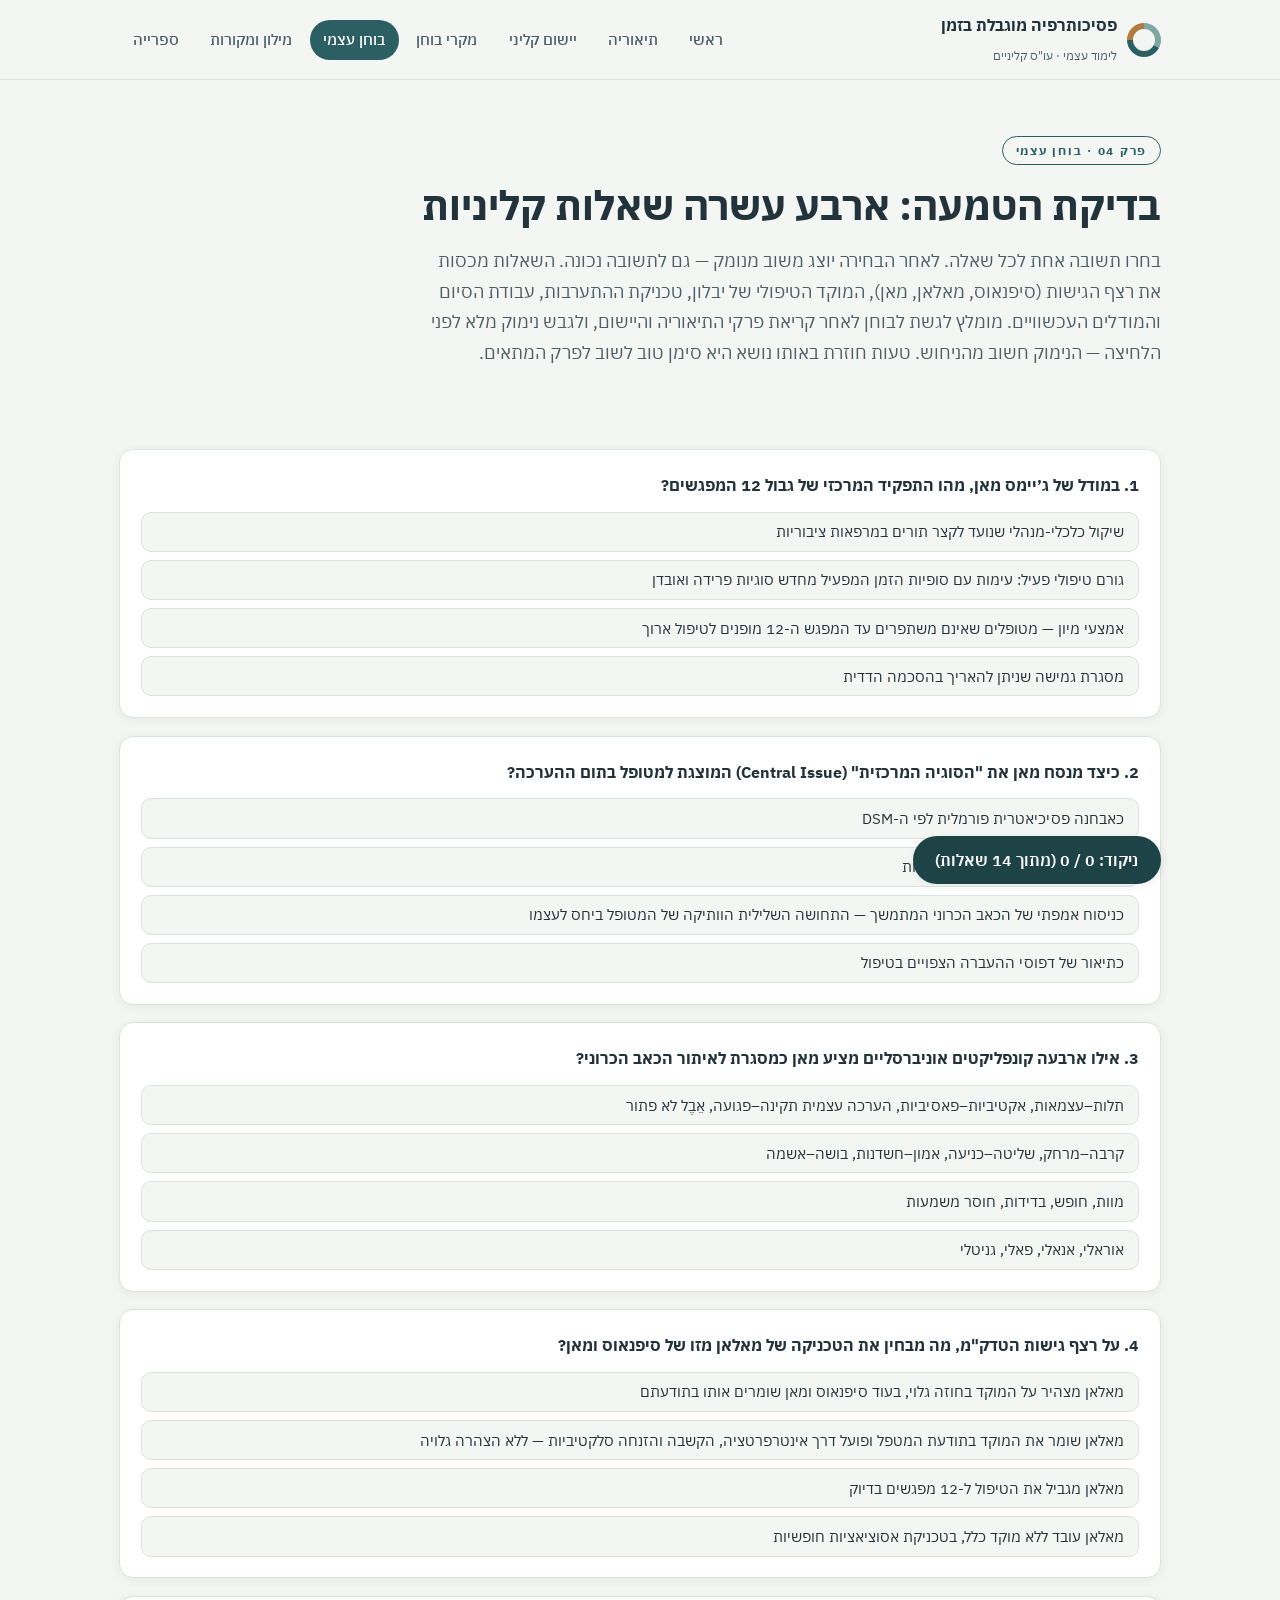
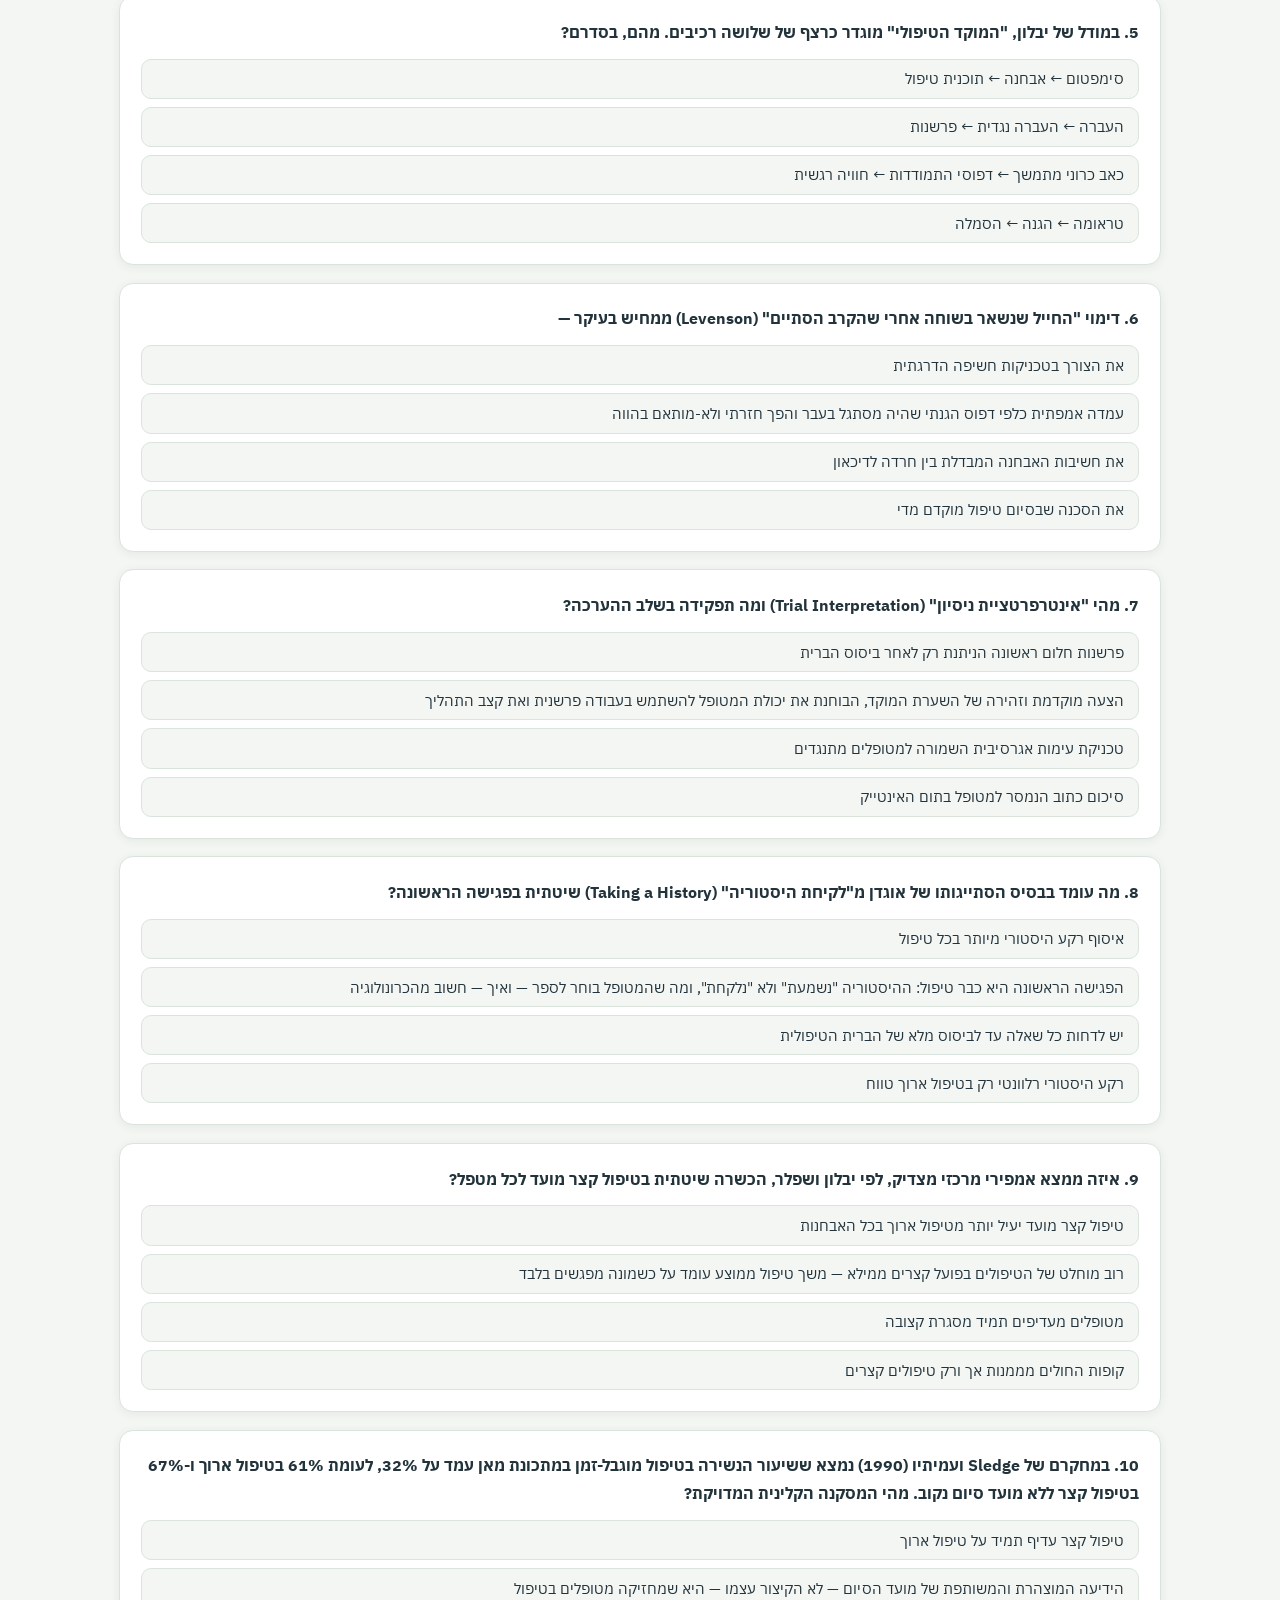
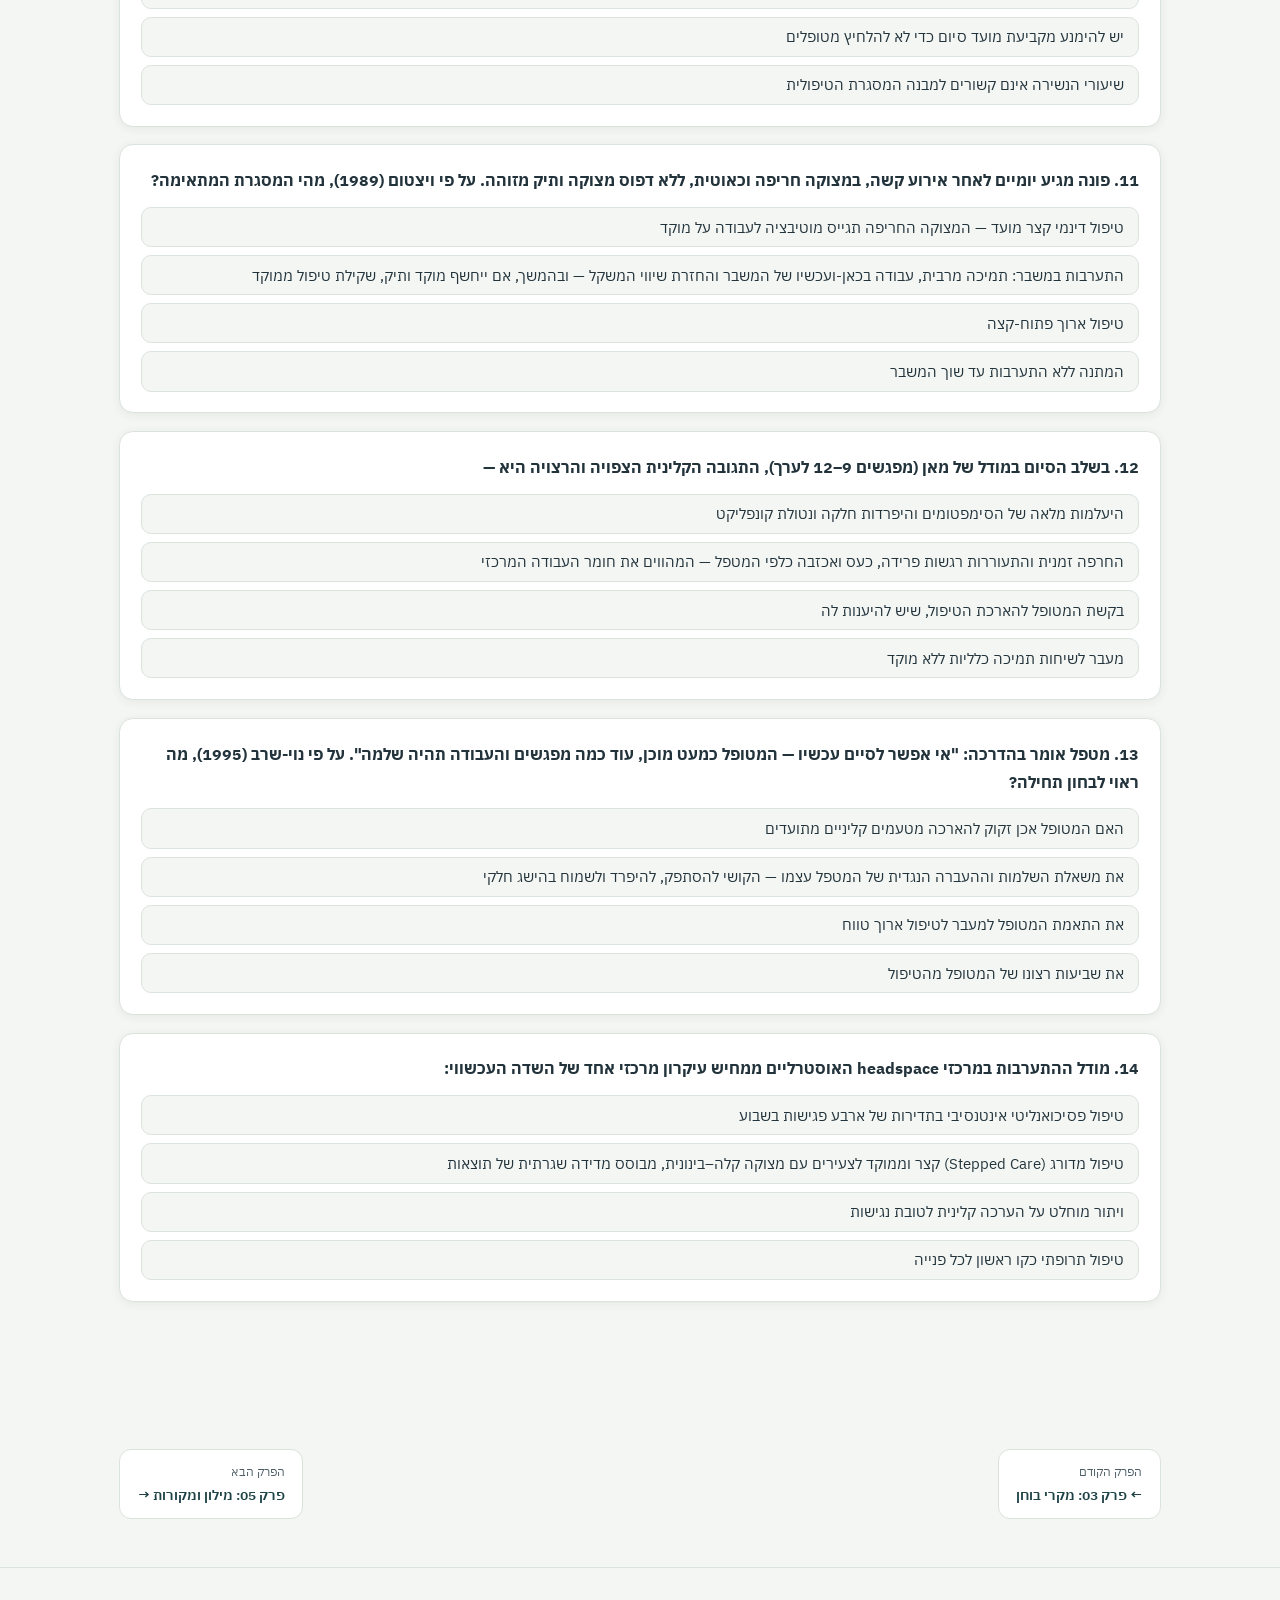
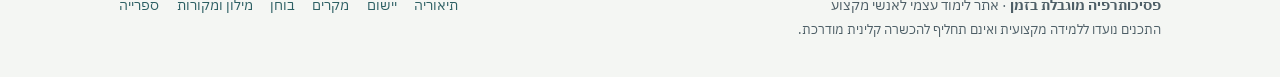
<file: quiz.html>
<!DOCTYPE html>
<html lang="he" dir="rtl">
<head>
<meta charset="UTF-8">
<meta name="viewport" content="width=device-width, initial-scale=1.0">
<title>בוחן עצמי — פסיכותרפיה מוגבלת בזמן</title>
<meta name="description" content="ארבע עשרה שאלות רב-ברירה ברמה קלינית עם משוב מנומק — לבדיקת הטמעת עקרונות הטיפול מוגבל הזמן.">
<link rel="preconnect" href="https://fonts.googleapis.com">
<link rel="preconnect" href="https://fonts.gstatic.com" crossorigin>
<link href="https://fonts.googleapis.com/css2?family=IBM+Plex+Sans+Hebrew:wght@300;400;500;600;700&display=swap" rel="stylesheet">
<link rel="stylesheet" href="css/style.css">
</head>
<body>

<header class="site-header">
  <div class="nav-inner">
    <a class="brand" href="index.html">
      <span class="brand-mark" aria-hidden="true"></span>
      <span>
        <span class="brand-title">פסיכותרפיה מוגבלת בזמן</span><br>
        <span class="brand-sub">לימוד עצמי · עו"ס קליניים</span>
      </span>
    </a>
    <button class="nav-toggle" aria-label="פתיחת תפריט" aria-expanded="false">☰</button>
    <nav class="main-nav" aria-label="ניווט ראשי">
      <ul>
        <li><a href="index.html">ראשי</a></li>
        <li><a href="theory.html">תיאוריה</a></li>
        <li><a href="practice.html">יישום קליני</a></li>
        <li><a href="cases.html">מקרי בוחן</a></li>
        <li><a href="quiz.html">בוחן עצמי</a></li>
        <li><a href="glossary.html">מילון ומקורות</a></li>
        <li><a href="resources.html">ספרייה</a></li>
      </ul>
    </nav>
  </div>
</header>

<main class="container">

<section class="hero">
  <span class="eyebrow">פרק 04 · בוחן עצמי</span>
  <h1>בדיקת הטמעה: ארבע עשרה שאלות קליניות</h1>
  <p class="lead">
    בחרו תשובה אחת לכל שאלה. לאחר הבחירה יוצג משוב מנומק — גם לתשובה נכונה. השאלות מכסות
    את רצף הגישות (סיפנאוס, מאלאן, מאן), המוקד הטיפולי של יבלון, טכניקת ההתערבות, עבודת
    הסיום והמודלים העכשוויים. מומלץ לגשת לבוחן לאחר קריאת פרקי התיאוריה והיישום, ולגבש
    נימוק מלא לפני הלחיצה — הנימוק חשוב מהניחוש. טעות חוזרת באותו נושא היא סימן טוב
    לשוב לפרק המתאים.
  </p>
</section>

<section class="block">
  <div id="quiz-root"></div>
  <div class="quiz-score" id="quiz-score" role="status">ניקוד: 0 / 0</div>
</section>

<nav class="pager" aria-label="ניווט בין פרקים">
  <a href="cases.html"><small>הפרק הקודם</small>← פרק 03: מקרי בוחן</a>
  <a href="glossary.html"><small>הפרק הבא</small>פרק 05: מילון ומקורות →</a>
</nav>

</main>

<footer class="site-footer">
  <div class="container">
    <div>
      <strong>פסיכותרפיה מוגבלת בזמן</strong> · אתר לימוד עצמי לאנשי מקצוע<br>
      <span class="disclaimer">התכנים נועדו ללמידה מקצועית ואינם תחליף להכשרה קלינית מודרכת.</span>
    </div>
    <nav class="footer-nav" aria-label="ניווט תחתון">
      <a href="theory.html">תיאוריה</a>
      <a href="practice.html">יישום</a>
      <a href="cases.html">מקרים</a>
      <a href="quiz.html">בוחן</a>
      <a href="glossary.html">מילון ומקורות</a>
      <a href="resources.html">ספרייה</a>
    </nav>
  </div>
</footer>

<script src="js/main.js"></script>
<script src="js/quiz.js"></script>
</body>
</html>
</file>
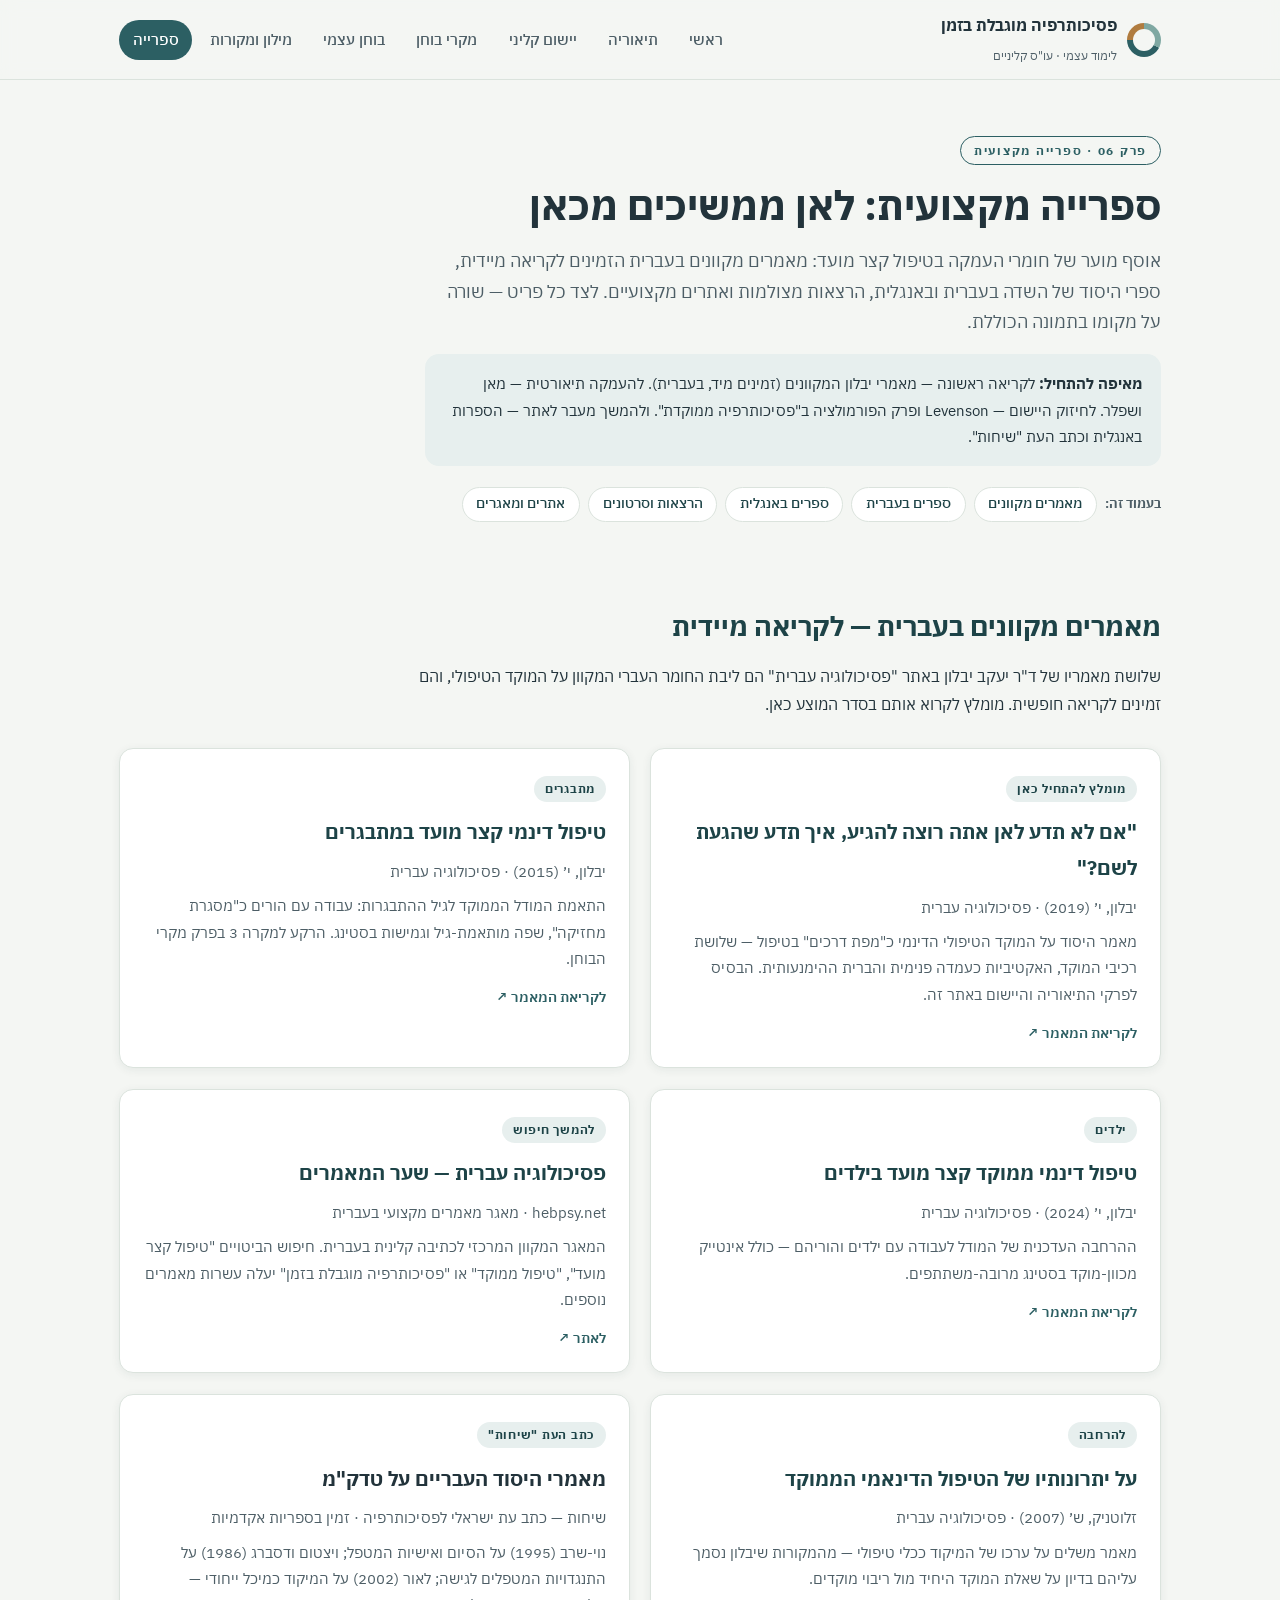
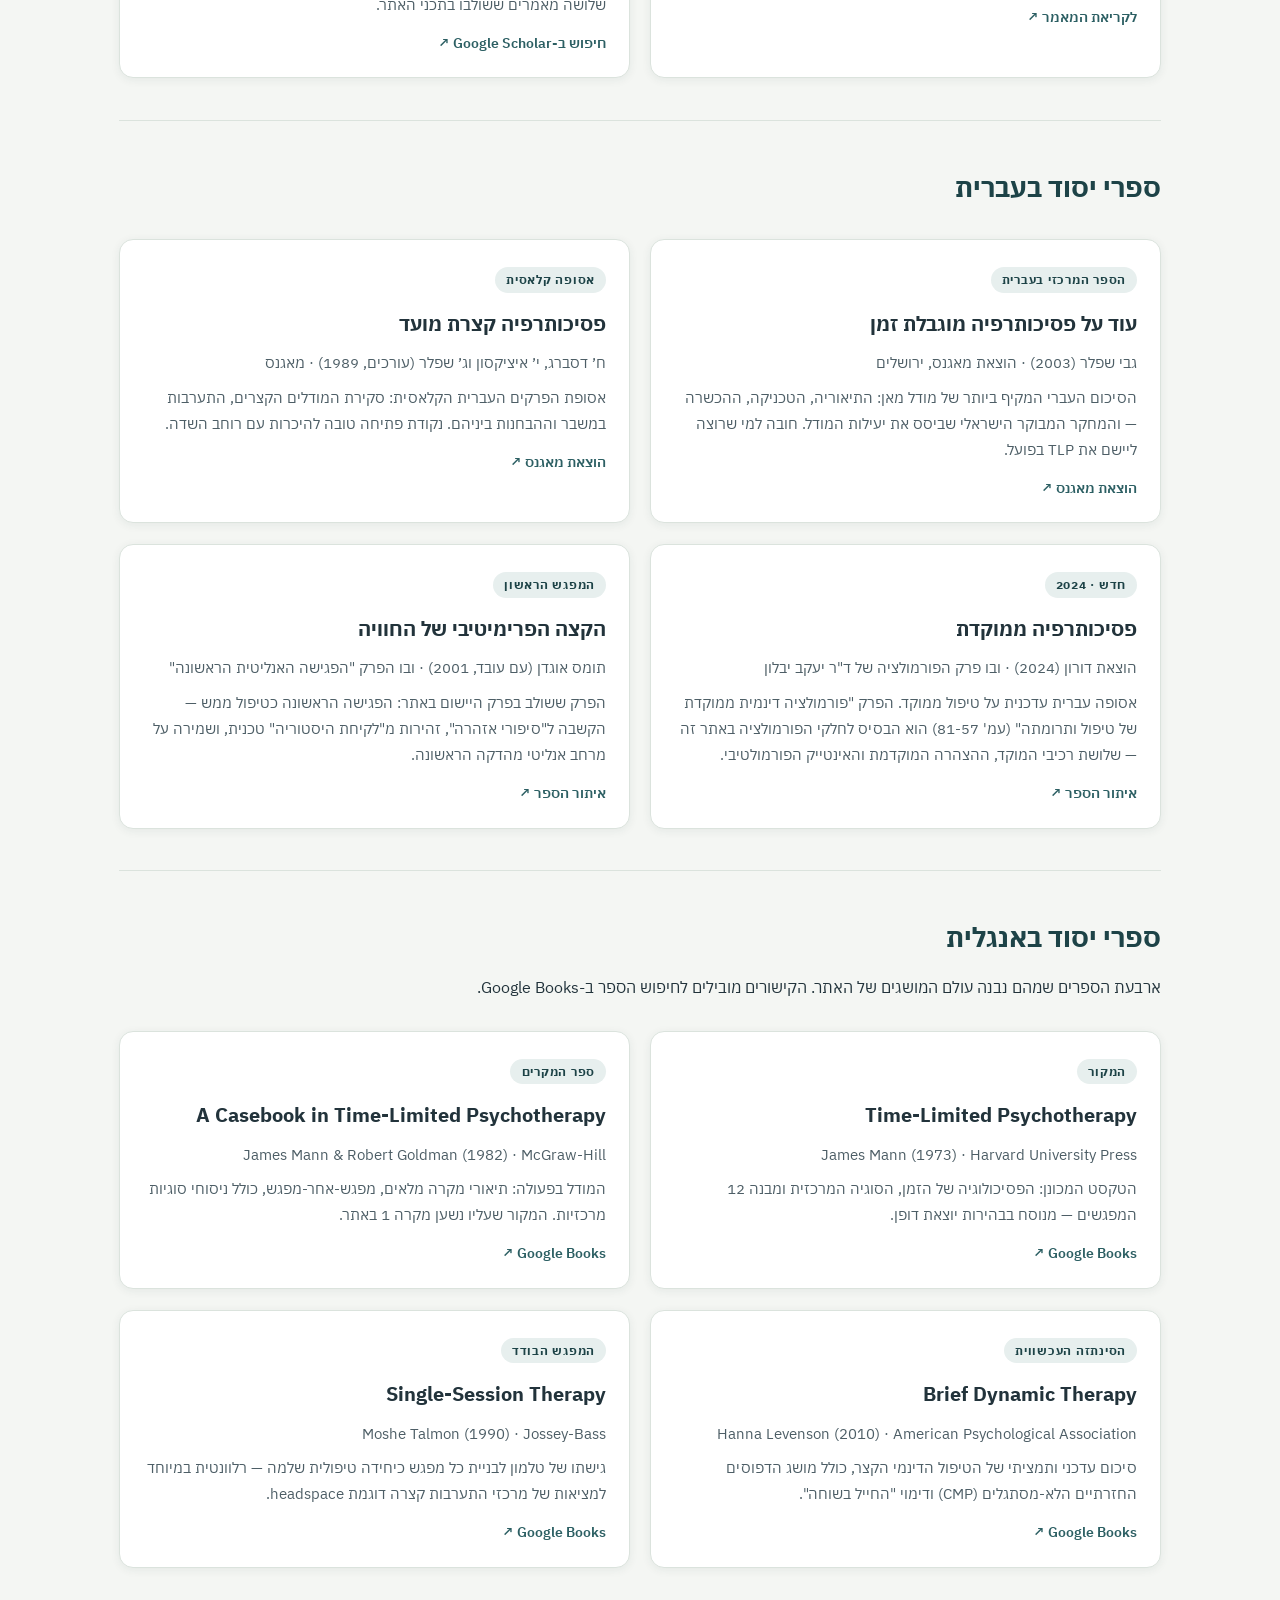
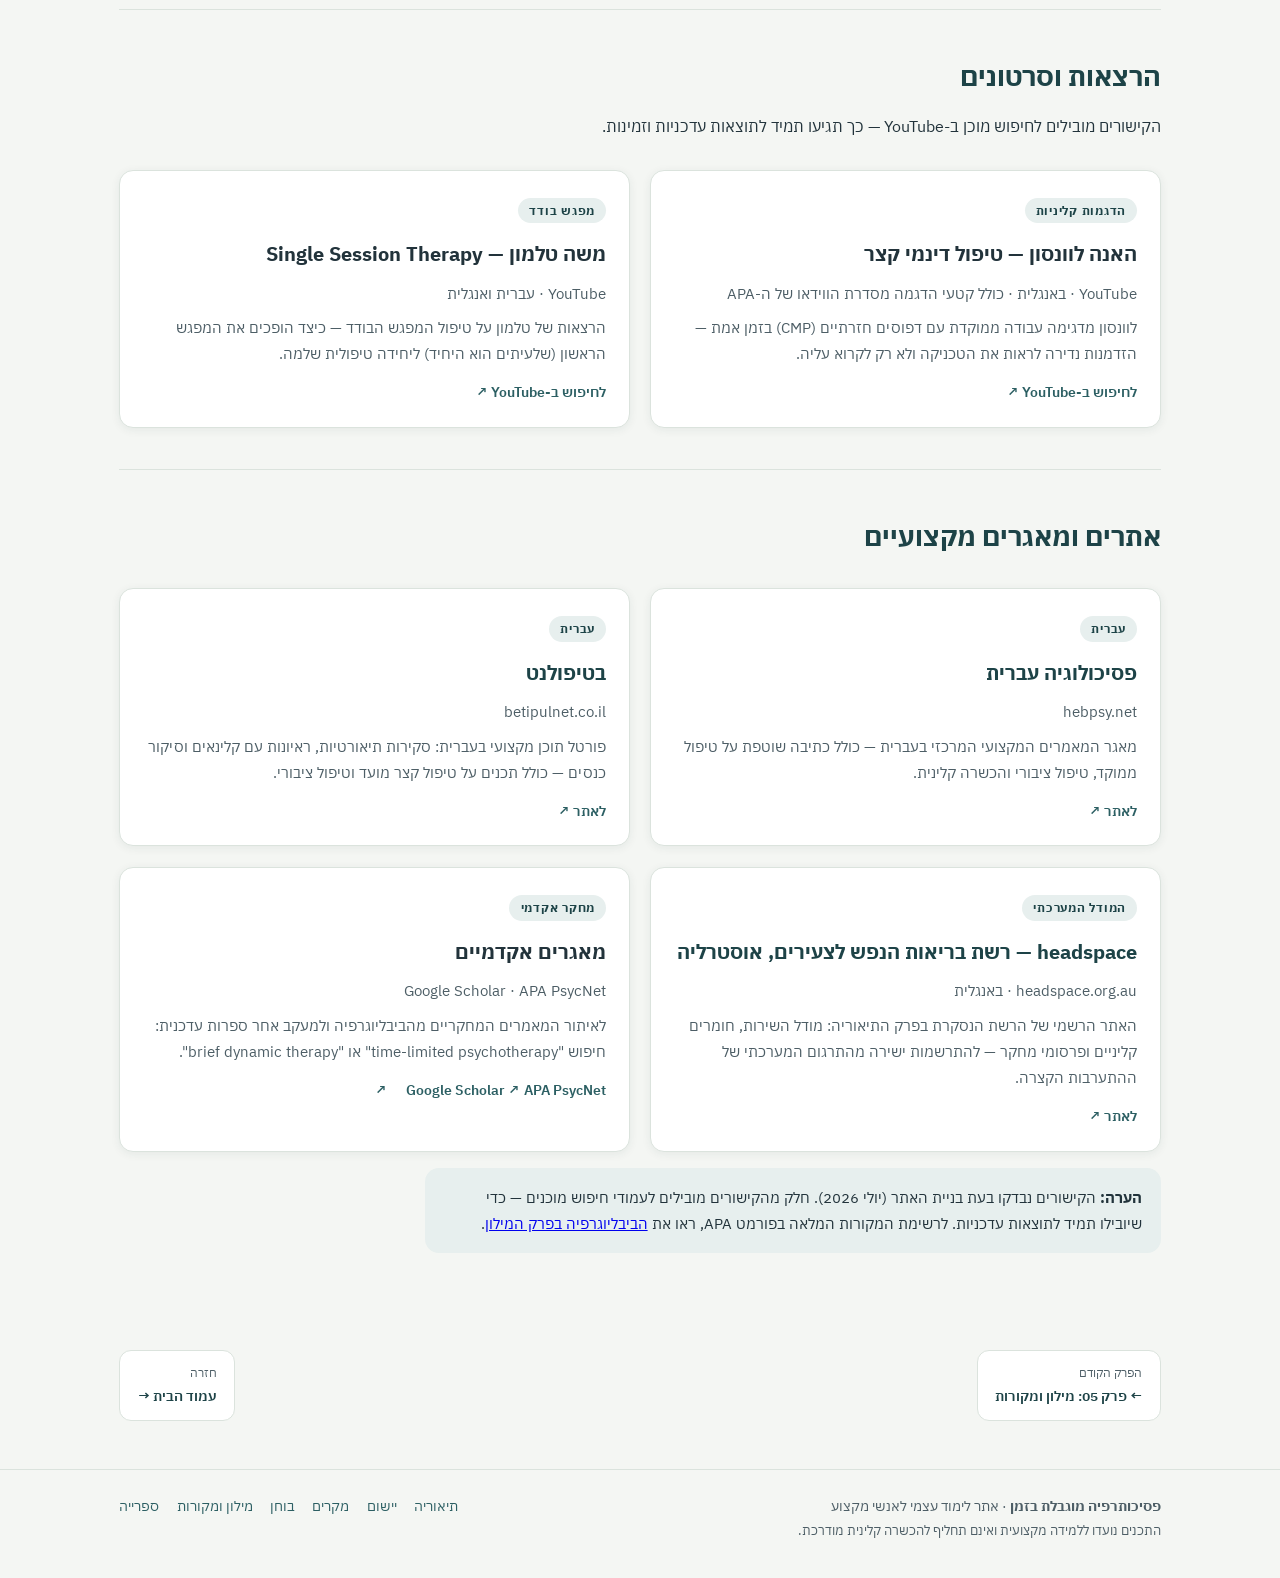
<file: resources.html>
<!DOCTYPE html>
<html lang="he" dir="rtl">
<head>
<meta charset="UTF-8">
<meta name="viewport" content="width=device-width, initial-scale=1.0">
<title>ספרייה מקצועית — פסיכותרפיה מוגבלת בזמן</title>
<meta name="description" content="ספרייה מקצועית להעמקה: מאמרים מקוונים, ספרי יסוד בעברית ובאנגלית, הרצאות מצולמות ואתרים מקצועיים בנושא טיפול קצר מועד.">
<link rel="preconnect" href="https://fonts.googleapis.com">
<link rel="preconnect" href="https://fonts.gstatic.com" crossorigin>
<link href="https://fonts.googleapis.com/css2?family=IBM+Plex+Sans+Hebrew:wght@300;400;500;600;700&display=swap" rel="stylesheet">
<link rel="stylesheet" href="css/style.css">
</head>
<body>

<header class="site-header">
  <div class="nav-inner">
    <a class="brand" href="index.html">
      <span class="brand-mark" aria-hidden="true"></span>
      <span>
        <span class="brand-title">פסיכותרפיה מוגבלת בזמן</span><br>
        <span class="brand-sub">לימוד עצמי · עו"ס קליניים</span>
      </span>
    </a>
    <button class="nav-toggle" aria-label="פתיחת תפריט" aria-expanded="false">☰</button>
    <nav class="main-nav" aria-label="ניווט ראשי">
      <ul>
        <li><a href="index.html">ראשי</a></li>
        <li><a href="theory.html">תיאוריה</a></li>
        <li><a href="practice.html">יישום קליני</a></li>
        <li><a href="cases.html">מקרי בוחן</a></li>
        <li><a href="quiz.html">בוחן עצמי</a></li>
        <li><a href="glossary.html">מילון ומקורות</a></li>
        <li><a href="resources.html">ספרייה</a></li>
      </ul>
    </nav>
  </div>
</header>

<main class="container">

<section class="hero">
  <span class="eyebrow">פרק 06 · ספרייה מקצועית</span>
  <h1>ספרייה מקצועית: לאן ממשיכים מכאן</h1>
  <p class="lead">
    אוסף מוער של חומרי העמקה בטיפול קצר מועד: מאמרים מקוונים בעברית הזמינים לקריאה מיידית,
    ספרי היסוד של השדה בעברית ובאנגלית, הרצאות מצולמות ואתרים מקצועיים. לצד כל פריט —
    שורה על מקומו בתמונה הכוללת.
  </p>
  <div class="note">
    <strong>מאיפה להתחיל:</strong> לקריאה ראשונה — מאמרי יבלון המקוונים (זמינים מיד, בעברית).
    להעמקה תיאורטית — מאן ושפלר. לחיזוק היישום — Levenson ופרק הפורמולציה ב"פסיכותרפיה
    ממוקדת". ולהמשך מעבר לאתר — הספרות באנגלית וכתב העת "שיחות".
  </div>
  <nav class="toc" aria-label="בעמוד זה">
    <span class="toc-label">בעמוד זה:</span>
    <a href="#articles">מאמרים מקוונים</a>
    <a href="#books-he">ספרים בעברית</a>
    <a href="#books-en">ספרים באנגלית</a>
    <a href="#videos">הרצאות וסרטונים</a>
    <a href="#sites">אתרים ומאגרים</a>
  </nav>
</section>

<!-- ============ מאמרים מקוונים ============ -->
<section class="block reveal" id="articles">
  <h2>מאמרים מקוונים בעברית — לקריאה מיידית</h2>
  <div class="prose">
    <p>
      שלושת מאמריו של ד"ר יעקב יבלון באתר "פסיכולוגיה עברית" הם ליבת החומר העברי המקוון על
      המוקד הטיפולי, והם זמינים לקריאה חופשית. מומלץ לקרוא אותם בסדר המוצע כאן.
    </p>
  </div>
  <div class="grid cols-2">
    <article class="card res-item">
      <span class="chip">מומלץ להתחיל כאן</span>
      <h3><a href="https://www.hebpsy.net/articles.asp?id=3777" target="_blank" rel="noopener">"אם לא תדע לאן אתה רוצה להגיע, איך תדע שהגעת לשם?"</a></h3>
      <p class="res-meta">יבלון, י׳ (2019) · פסיכולוגיה עברית</p>
      <p>מאמר היסוד על המוקד הטיפולי הדינמי כ"מפת דרכים" בטיפול — שלושת רכיבי המוקד, האקטיביות כעמדה פנימית והברית ההימנעותית. הבסיס לפרקי התיאוריה והיישום באתר זה.</p>
      <div class="res-links"><a href="https://www.hebpsy.net/articles.asp?id=3777" target="_blank" rel="noopener">לקריאת המאמר ↗</a></div>
    </article>
    <article class="card res-item">
      <span class="chip">מתבגרים</span>
      <h3><a href="https://www.hebpsy.net/articles.asp?id=3333" target="_blank" rel="noopener">טיפול דינמי קצר מועד במתבגרים</a></h3>
      <p class="res-meta">יבלון, י׳ (2015) · פסיכולוגיה עברית</p>
      <p>התאמת המודל הממוקד לגיל ההתבגרות: עבודה עם הורים כ"מסגרת מחזיקה", שפה מותאמת-גיל וגמישות בסטינג. הרקע למקרה 3 בפרק מקרי הבוחן.</p>
      <div class="res-links"><a href="https://www.hebpsy.net/articles.asp?id=3333" target="_blank" rel="noopener">לקריאת המאמר ↗</a></div>
    </article>
    <article class="card res-item">
      <span class="chip">ילדים</span>
      <h3><a href="https://www.hebpsy.net/articles.asp?id=4737" target="_blank" rel="noopener">טיפול דינמי ממוקד קצר מועד בילדים</a></h3>
      <p class="res-meta">יבלון, י׳ (2024) · פסיכולוגיה עברית</p>
      <p>ההרחבה העדכנית של המודל לעבודה עם ילדים והוריהם — כולל אינטייק מכוון-מוקד בסטינג מרובה-משתתפים.</p>
      <div class="res-links"><a href="https://www.hebpsy.net/articles.asp?id=4737" target="_blank" rel="noopener">לקריאת המאמר ↗</a></div>
    </article>
    <article class="card res-item">
      <span class="chip">להמשך חיפוש</span>
      <h3><a href="https://www.hebpsy.net" target="_blank" rel="noopener">פסיכולוגיה עברית — שער המאמרים</a></h3>
      <p class="res-meta">hebpsy.net · מאגר מאמרים מקצועי בעברית</p>
      <p>המאגר המקוון המרכזי לכתיבה קלינית בעברית. חיפוש הביטויים "טיפול קצר מועד", "טיפול ממוקד" או "פסיכותרפיה מוגבלת בזמן" יעלה עשרות מאמרים נוספים.</p>
      <div class="res-links"><a href="https://www.hebpsy.net" target="_blank" rel="noopener">לאתר ↗</a></div>
    </article>
    <article class="card res-item">
      <span class="chip">להרחבה</span>
      <h3><a href="https://www.hebpsy.net/articles.asp?id=1443" target="_blank" rel="noopener">על יתרונותיו של הטיפול הדינאמי הממוקד</a></h3>
      <p class="res-meta">זלוטניק, ש׳ (2007) · פסיכולוגיה עברית</p>
      <p>מאמר משלים על ערכו של המיקוד ככלי טיפולי — מהמקורות שיבלון נסמך עליהם בדיון על שאלת המוקד היחיד מול ריבוי מוקדים.</p>
      <div class="res-links"><a href="https://www.hebpsy.net/articles.asp?id=1443" target="_blank" rel="noopener">לקריאת המאמר ↗</a></div>
    </article>
    <article class="card res-item">
      <span class="chip">כתב העת "שיחות"</span>
      <h3>מאמרי היסוד העבריים על טדק"מ</h3>
      <p class="res-meta">שיחות — כתב עת ישראלי לפסיכותרפיה · זמין בספריות אקדמיות</p>
      <p>נוי-שרב (1995) על הסיום ואישיות המטפל; ויצטום ודסברג (1986) על התנגדויות המטפלים לגישה; לאור (2002) על המיקוד כמיכל ייחודי — שלושה מאמרים ששולבו בתכני האתר.</p>
      <div class="res-links"><a href="https://scholar.google.com/scholar?q=טיפול+דינמי+קצר+מועד+שיחות" target="_blank" rel="noopener">חיפוש ב-Google Scholar ↗</a></div>
    </article>
  </div>
</section>

<!-- ============ ספרים בעברית ============ -->
<section class="block reveal" id="books-he">
  <h2>ספרי יסוד בעברית</h2>
  <div class="grid cols-2">
    <article class="card res-item">
      <span class="chip">הספר המרכזי בעברית</span>
      <h3>עוד על פסיכותרפיה מוגבלת זמן</h3>
      <p class="res-meta">גבי שפלר (2003) · הוצאת מאגנס, ירושלים</p>
      <p>הסיכום העברי המקיף ביותר של מודל מאן: התיאוריה, הטכניקה, ההכשרה — והמחקר המבוקר הישראלי שביסס את יעילות המודל. חובה למי שרוצה ליישם את TLP בפועל.</p>
      <div class="res-links"><a href="https://www.magnespress.co.il" target="_blank" rel="noopener">הוצאת מאגנס ↗</a></div>
    </article>
    <article class="card res-item">
      <span class="chip">אסופה קלאסית</span>
      <h3>פסיכותרפיה קצרת מועד</h3>
      <p class="res-meta">ח׳ דסברג, י׳ איציקסון וג׳ שפלר (עורכים, 1989) · מאגנס</p>
      <p>אסופת הפרקים העברית הקלאסית: סקירת המודלים הקצרים, התערבות במשבר וההבחנות ביניהם. נקודת פתיחה טובה להיכרות עם רוחב השדה.</p>
      <div class="res-links"><a href="https://www.magnespress.co.il" target="_blank" rel="noopener">הוצאת מאגנס ↗</a></div>
    </article>
    <article class="card res-item">
      <span class="chip">חדש · 2024</span>
      <h3>פסיכותרפיה ממוקדת</h3>
      <p class="res-meta">הוצאת דורון (2024) · ובו פרק הפורמולציה של ד"ר יעקב יבלון</p>
      <p>אסופה עברית עדכנית על טיפול ממוקד. הפרק "פורמולציה דינמית ממוקדת של טיפול ותרומתה" (עמ' 81-57) הוא הבסיס לחלקי הפורמולציה באתר זה — שלושת רכיבי המוקד, ההצהרה המוקדמת והאינטייק הפורמולטיבי.</p>
      <div class="res-links"><a href="https://www.google.com/search?q=פסיכותרפיה+ממוקדת+הוצאת+דורון" target="_blank" rel="noopener">איתור הספר ↗</a></div>
    </article>
    <article class="card res-item">
      <span class="chip">המפגש הראשון</span>
      <h3>הקצה הפרימיטיבי של החוויה</h3>
      <p class="res-meta">תומס אוגדן (עם עובד, 2001) · ובו הפרק "הפגישה האנליטית הראשונה"</p>
      <p>הפרק ששולב בפרק היישום באתר: הפגישה הראשונה כטיפול ממש — הקשבה ל"סיפורי אזהרה", זהירות מ"לקיחת היסטוריה" טכנית, ושמירה על מרחב אנליטי מהדקה הראשונה.</p>
      <div class="res-links"><a href="https://www.google.com/search?q=הקצה+הפרימיטיבי+של+החוויה+אוגדן" target="_blank" rel="noopener">איתור הספר ↗</a></div>
    </article>
  </div>
</section>

<!-- ============ ספרים באנגלית ============ -->
<section class="block reveal" id="books-en">
  <h2>ספרי יסוד באנגלית</h2>
  <div class="prose">
    <p>ארבעת הספרים שמהם נבנה עולם המושגים של האתר. הקישורים מובילים לחיפוש הספר ב-Google Books.</p>
  </div>
  <div class="grid cols-2">
    <article class="card res-item">
      <span class="chip">המקור</span>
      <h3>Time-Limited Psychotherapy</h3>
      <p class="res-meta">James Mann (1973) · Harvard University Press</p>
      <p>הטקסט המכונן: הפסיכולוגיה של הזמן, הסוגיה המרכזית ומבנה 12 המפגשים — מנוסח בבהירות יוצאת דופן.</p>
      <div class="res-links"><a href="https://www.google.com/search?tbm=bks&amp;q=%22Time-Limited+Psychotherapy%22+James+Mann" target="_blank" rel="noopener">Google Books ↗</a></div>
    </article>
    <article class="card res-item">
      <span class="chip">ספר המקרים</span>
      <h3>A Casebook in Time-Limited Psychotherapy</h3>
      <p class="res-meta">James Mann &amp; Robert Goldman (1982) · McGraw-Hill</p>
      <p>המודל בפעולה: תיאורי מקרה מלאים, מפגש-אחר-מפגש, כולל ניסוחי סוגיות מרכזיות. המקור שעליו נשען מקרה 1 באתר.</p>
      <div class="res-links"><a href="https://www.google.com/search?tbm=bks&amp;q=%22A+Casebook+in+Time-Limited+Psychotherapy%22" target="_blank" rel="noopener">Google Books ↗</a></div>
    </article>
    <article class="card res-item">
      <span class="chip">הסינתזה העכשווית</span>
      <h3>Brief Dynamic Therapy</h3>
      <p class="res-meta">Hanna Levenson (2010) · American Psychological Association</p>
      <p>סיכום עדכני ותמציתי של הטיפול הדינמי הקצר, כולל מושג הדפוסים החזרתיים הלא-מסתגלים (CMP) ודימוי "החייל בשוחה".</p>
      <div class="res-links"><a href="https://www.google.com/search?tbm=bks&amp;q=%22Brief+Dynamic+Therapy%22+Levenson" target="_blank" rel="noopener">Google Books ↗</a></div>
    </article>
    <article class="card res-item">
      <span class="chip">המפגש הבודד</span>
      <h3>Single-Session Therapy</h3>
      <p class="res-meta">Moshe Talmon (1990) · Jossey-Bass</p>
      <p>גישתו של טלמון לבניית כל מפגש כיחידה טיפולית שלמה — רלוונטית במיוחד למציאות של מרכזי התערבות קצרה דוגמת headspace.</p>
      <div class="res-links"><a href="https://www.google.com/search?tbm=bks&amp;q=%22Single-Session+Therapy%22+Talmon" target="_blank" rel="noopener">Google Books ↗</a></div>
    </article>
  </div>
</section>

<!-- ============ הרצאות וסרטונים ============ -->
<section class="block reveal" id="videos">
  <h2>הרצאות וסרטונים</h2>
  <div class="prose">
    <p>הקישורים מובילים לחיפוש מוכן ב-YouTube — כך תגיעו תמיד לתוצאות עדכניות וזמינות.</p>
  </div>
  <div class="grid cols-2">
    <article class="card res-item">
      <span class="chip">הדגמות קליניות</span>
      <h3>האנה לוונסון — טיפול דינמי קצר</h3>
      <p class="res-meta">YouTube · באנגלית · כולל קטעי הדגמה מסדרת הווידאו של ה-APA</p>
      <p>לוונסון מדגימה עבודה ממוקדת עם דפוסים חזרתיים (CMP) בזמן אמת — הזדמנות נדירה לראות את הטכניקה ולא רק לקרוא עליה.</p>
      <div class="res-links"><a href="https://www.youtube.com/results?search_query=Hanna+Levenson+brief+dynamic+therapy" target="_blank" rel="noopener">לחיפוש ב-YouTube ↗</a></div>
    </article>
    <article class="card res-item">
      <span class="chip">מפגש בודד</span>
      <h3>משה טלמון — Single Session Therapy</h3>
      <p class="res-meta">YouTube · עברית ואנגלית</p>
      <p>הרצאות של טלמון על טיפול המפגש הבודד — כיצד הופכים את המפגש הראשון (שלעיתים הוא היחיד) ליחידה טיפולית שלמה.</p>
      <div class="res-links"><a href="https://www.youtube.com/results?search_query=single+session+therapy+Moshe+Talmon" target="_blank" rel="noopener">לחיפוש ב-YouTube ↗</a></div>
    </article>
  </div>
</section>

<!-- ============ אתרים ומאגרים ============ -->
<section class="block reveal" id="sites">
  <h2>אתרים ומאגרים מקצועיים</h2>
  <div class="grid cols-2">
    <article class="card res-item">
      <span class="chip">עברית</span>
      <h3><a href="https://www.hebpsy.net" target="_blank" rel="noopener">פסיכולוגיה עברית</a></h3>
      <p class="res-meta">hebpsy.net</p>
      <p>מאגר המאמרים המקצועי המרכזי בעברית — כולל כתיבה שוטפת על טיפול ממוקד, טיפול ציבורי והכשרה קלינית.</p>
      <div class="res-links"><a href="https://www.hebpsy.net" target="_blank" rel="noopener">לאתר ↗</a></div>
    </article>
    <article class="card res-item">
      <span class="chip">עברית</span>
      <h3><a href="https://www.betipulnet.co.il" target="_blank" rel="noopener">בטיפולנט</a></h3>
      <p class="res-meta">betipulnet.co.il</p>
      <p>פורטל תוכן מקצועי בעברית: סקירות תיאורטיות, ראיונות עם קלינאים וסיקור כנסים — כולל תכנים על טיפול קצר מועד וטיפול ציבורי.</p>
      <div class="res-links"><a href="https://www.betipulnet.co.il" target="_blank" rel="noopener">לאתר ↗</a></div>
    </article>
    <article class="card res-item">
      <span class="chip">המודל המערכתי</span>
      <h3><a href="https://headspace.org.au" target="_blank" rel="noopener">headspace — רשת בריאות הנפש לצעירים, אוסטרליה</a></h3>
      <p class="res-meta">headspace.org.au · באנגלית</p>
      <p>האתר הרשמי של הרשת הנסקרת בפרק התיאוריה: מודל השירות, חומרים קליניים ופרסומי מחקר — להתרשמות ישירה מהתרגום המערכתי של ההתערבות הקצרה.</p>
      <div class="res-links"><a href="https://headspace.org.au" target="_blank" rel="noopener">לאתר ↗</a></div>
    </article>
    <article class="card res-item">
      <span class="chip">מחקר אקדמי</span>
      <h3>מאגרים אקדמיים</h3>
      <p class="res-meta">Google Scholar · APA PsycNet</p>
      <p>לאיתור המאמרים המחקריים מהביבליוגרפיה ולמעקב אחר ספרות עדכנית: חיפוש "time-limited psychotherapy" או "brief dynamic therapy".</p>
      <div class="res-links">
        <a href="https://scholar.google.com/scholar?q=%22time-limited+psychotherapy%22" target="_blank" rel="noopener">Google Scholar ↗</a>
        <a href="https://psycnet.apa.org" target="_blank" rel="noopener">APA PsycNet ↗</a>
      </div>
    </article>
  </div>

  <div class="note">
    <strong>הערה:</strong> הקישורים נבדקו בעת בניית האתר (יולי 2026). חלק מהקישורים מובילים
    לעמודי חיפוש מוכנים — כדי שיובילו תמיד לתוצאות עדכניות. לרשימת המקורות המלאה בפורמט APA,
    ראו את <a href="glossary.html#refs">הביבליוגרפיה בפרק המילון</a>.
  </div>
</section>

<nav class="pager" aria-label="ניווט בין פרקים">
  <a href="glossary.html"><small>הפרק הקודם</small>← פרק 05: מילון ומקורות</a>
  <a href="index.html"><small>חזרה</small>עמוד הבית →</a>
</nav>

</main>

<footer class="site-footer">
  <div class="container">
    <div>
      <strong>פסיכותרפיה מוגבלת בזמן</strong> · אתר לימוד עצמי לאנשי מקצוע<br>
      <span class="disclaimer">התכנים נועדו ללמידה מקצועית ואינם תחליף להכשרה קלינית מודרכת.</span>
    </div>
    <nav class="footer-nav" aria-label="ניווט תחתון">
      <a href="theory.html">תיאוריה</a>
      <a href="practice.html">יישום</a>
      <a href="cases.html">מקרים</a>
      <a href="quiz.html">בוחן</a>
      <a href="glossary.html">מילון ומקורות</a>
      <a href="resources.html">ספרייה</a>
    </nav>
  </div>
</footer>

<script src="js/main.js"></script>
</body>
</html>
</file>
<file: css/style.css>
/* =========================================================
   פסיכותרפיה מוגבלת בזמן — אתר לימוד עצמי
   עיצוב: לוח צבעים רגוע (פטרול עמוק, נייר מרווה, ענבר-חול)
   טיפוגרפיה: IBM Plex Sans Hebrew | כיווניות: RTL
   ========================================================= */

:root {
  --ink: #22333b;          /* טקסט ראשי — צפחה כהה */
  --ink-soft: #4d5e66;     /* טקסט משני */
  --petrol: #2c5f63;       /* צבע ראשי — פטרול רגוע */
  --petrol-dark: #1d4347;
  --petrol-tint: #e7efee;  /* רקע פטרול בהיר */
  --paper: #f4f6f3;        /* רקע כללי — נייר מרווה קריר */
  --card: #ffffff;
  --line: #dbe3dd;
  --amber: #b07c3f;        /* ענבר-חול: הדגשות "זמן" בלבד */
  --amber-tint: #f6efe3;
  --phase1: #7fa8a2;       /* שלב פתיחה */
  --phase2: #2c5f63;       /* שלב אמצע */
  --phase3: #b07c3f;       /* שלב סיום/פרידה */
  --radius: 14px;
  --shadow: 0 2px 10px rgba(34, 51, 59, 0.07);
  --maxw: 1080px;
}

* { box-sizing: border-box; margin: 0; padding: 0; }

html { scroll-behavior: smooth; }

body {
  font-family: 'IBM Plex Sans Hebrew', 'Segoe UI', Arial, sans-serif;
  direction: rtl;
  background: var(--paper);
  color: var(--ink);
  line-height: 1.75;
  font-size: 1.02rem;
}

/* ---------- ניווט עליון ---------- */
.site-header {
  position: sticky;
  top: 0;
  z-index: 50;
  background: rgba(244, 246, 243, 0.92);
  backdrop-filter: blur(8px);
  border-bottom: 1px solid var(--line);
}

.nav-inner {
  max-width: var(--maxw);
  margin: 0 auto;
  padding: 0.7rem 1.2rem;
  display: flex;
  align-items: center;
  gap: 1rem;
  justify-content: space-between;
}

.brand {
  display: flex;
  align-items: center;
  gap: 0.6rem;
  text-decoration: none;
  color: var(--ink);
}

.brand-mark {
  width: 34px;
  height: 34px;
  border-radius: 50%;
  background: conic-gradient(var(--phase1) 0 33%, var(--phase2) 33% 75%, var(--phase3) 75% 100%);
  position: relative;
  flex-shrink: 0;
}
.brand-mark::after {
  content: "";
  position: absolute;
  inset: 6px;
  border-radius: 50%;
  background: var(--paper);
}

.brand-title { font-weight: 700; font-size: 1.02rem; line-height: 1.2; }
.brand-sub { font-size: 0.72rem; color: var(--ink-soft); font-weight: 400; }

.main-nav ul {
  display: flex;
  gap: 0.25rem;
  list-style: none;
}

.main-nav a {
  display: block;
  padding: 0.45rem 0.85rem;
  border-radius: 999px;
  text-decoration: none;
  color: var(--ink-soft);
  font-weight: 500;
  font-size: 0.92rem;
  transition: background 0.2s, color 0.2s;
}

.main-nav a:hover { background: var(--petrol-tint); color: var(--petrol-dark); }
.main-nav a.active { background: var(--petrol); color: #fff; }

.nav-toggle {
  display: none;
  background: none;
  border: 1px solid var(--line);
  border-radius: 10px;
  padding: 0.4rem 0.6rem;
  font-size: 1.15rem;
  cursor: pointer;
  color: var(--ink);
}

/* ---------- מבנה כללי ---------- */
.container { max-width: var(--maxw); margin: 0 auto; padding: 0 1.2rem; }

.eyebrow {
  display: inline-block;
  font-size: 0.78rem;
  font-weight: 700;
  letter-spacing: 0.14em;
  color: var(--petrol);
  border: 1px solid var(--petrol);
  border-radius: 999px;
  padding: 0.15rem 0.8rem;
  margin-bottom: 0.9rem;
}

h1 { font-size: clamp(1.7rem, 4vw, 2.5rem); font-weight: 700; line-height: 1.3; }
h2 { font-size: clamp(1.3rem, 3vw, 1.7rem); font-weight: 700; margin-bottom: 0.8rem; color: var(--petrol-dark); }
h3 { font-size: 1.15rem; font-weight: 700; margin-bottom: 0.5rem; }

.lead { font-size: 1.1rem; color: var(--ink-soft); max-width: 46rem; }

section.block { padding: 2.6rem 0; }
section.block + section.block { border-top: 1px solid var(--line); }

.prose p { margin-bottom: 1rem; max-width: 48rem; }
.prose ul, .prose ol { margin: 0 1.4rem 1rem 0; max-width: 46rem; }
.prose li { margin-bottom: 0.45rem; }
.prose strong { color: var(--petrol-dark); }

blockquote {
  border-right: 4px solid var(--amber);
  background: var(--amber-tint);
  padding: 0.9rem 1.1rem;
  border-radius: 8px;
  margin: 1.2rem 0;
  max-width: 44rem;
  font-style: normal;
  color: var(--ink);
}
blockquote .src { display: block; margin-top: 0.4rem; font-size: 0.82rem; color: var(--ink-soft); }

.note {
  background: var(--petrol-tint);
  border-radius: var(--radius);
  padding: 1rem 1.2rem;
  max-width: 46rem;
  margin: 1rem 0;
  font-size: 0.95rem;
}

/* ---------- Hero ---------- */
.hero { padding: 3.4rem 0 2.4rem; }
.hero .lead { margin-top: 0.9rem; }

.hero-actions { margin-top: 1.6rem; display: flex; gap: 0.7rem; flex-wrap: wrap; }

.btn {
  display: inline-block;
  padding: 0.6rem 1.3rem;
  border-radius: 999px;
  text-decoration: none;
  font-weight: 600;
  font-size: 0.95rem;
  transition: transform 0.15s, box-shadow 0.15s;
}
.btn:hover { transform: translateY(-2px); box-shadow: var(--shadow); }
.btn-primary { background: var(--petrol); color: #fff; }
.btn-ghost { border: 1.5px solid var(--petrol); color: var(--petrol-dark); }

/* ---------- ציר 12 המפגשים (אלמנט חתימה) ---------- */
.session-track {
  margin-top: 2.4rem;
  background: var(--card);
  border: 1px solid var(--line);
  border-radius: var(--radius);
  box-shadow: var(--shadow);
  padding: 1.4rem 1.4rem 1.1rem;
}

.track-title { font-size: 0.85rem; font-weight: 700; color: var(--ink-soft); margin-bottom: 1rem; letter-spacing: 0.05em; }

.track-line { display: flex; gap: 6px; align-items: flex-end; }

.track-dot {
  flex: 1;
  min-width: 0;
  text-align: center;
  font-size: 0.72rem;
  color: var(--ink-soft);
}
.track-dot .pip {
  display: block;
  height: 34px;
  border-radius: 8px;
  margin-bottom: 0.3rem;
  opacity: 0.9;
}
.track-dot.p1 .pip { background: var(--phase1); }
.track-dot.p2 .pip { background: var(--phase2); }
.track-dot.p3 .pip { background: var(--phase3); }

.track-legend { display: flex; gap: 1.2rem; flex-wrap: wrap; margin-top: 0.9rem; font-size: 0.82rem; color: var(--ink-soft); }
.track-legend span { display: flex; align-items: center; gap: 0.4rem; }
.dot { width: 12px; height: 12px; border-radius: 4px; display: inline-block; }
.dot.p1 { background: var(--phase1); }
.dot.p2 { background: var(--phase2); }
.dot.p3 { background: var(--phase3); }

/* ---------- כרטיסים ---------- */
.grid { display: grid; gap: 1.1rem; margin-top: 1.4rem; }
.grid.cols-3 { grid-template-columns: repeat(3, 1fr); }
.grid.cols-2 { grid-template-columns: repeat(2, 1fr); }

.card {
  background: var(--card);
  border: 1px solid var(--line);
  border-radius: var(--radius);
  padding: 1.3rem 1.3rem 1.2rem;
  box-shadow: var(--shadow);
}

.card .chip {
  display: inline-block;
  font-size: 0.72rem;
  font-weight: 700;
  background: var(--petrol-tint);
  color: var(--petrol-dark);
  border-radius: 999px;
  padding: 0.12rem 0.7rem;
  margin-bottom: 0.6rem;
}
.card.amber .chip { background: var(--amber-tint); color: var(--amber); }

.card p { font-size: 0.94rem; color: var(--ink-soft); }
.card a.more { display: inline-block; margin-top: 0.7rem; color: var(--petrol); font-weight: 600; text-decoration: none; font-size: 0.9rem; }
.card a.more:hover { text-decoration: underline; }

/* ---------- דיאגרמות CSS ---------- */
.diagram {
  background: var(--card);
  border: 1px solid var(--line);
  border-radius: var(--radius);
  padding: 1.4rem;
  margin: 1.4rem 0;
  box-shadow: var(--shadow);
  overflow-x: auto;
}
.diagram-caption { font-size: 0.82rem; color: var(--ink-soft); margin-top: 0.8rem; border-top: 1px dashed var(--line); padding-top: 0.6rem; }

/* שרשרת שלושת רכיבי המוקד */
.focus-chain { display: flex; align-items: stretch; gap: 0; flex-wrap: wrap; }
.focus-chain .node {
  flex: 1;
  min-width: 190px;
  background: var(--petrol-tint);
  border: 1.5px solid var(--petrol);
  border-radius: 12px;
  padding: 0.9rem 1rem;
  text-align: center;
}
.focus-chain .node h4 { color: var(--petrol-dark); font-size: 0.98rem; margin-bottom: 0.3rem; }
.focus-chain .node p { font-size: 0.82rem; color: var(--ink-soft); line-height: 1.5; }
.focus-chain .arrow {
  align-self: center;
  padding: 0 0.5rem;
  color: var(--petrol);
  font-size: 1.5rem;
  font-weight: 700;
}

/* עקומת הברית הטיפולית */
.alliance-steps { display: grid; grid-template-columns: repeat(4, 1fr); gap: 0.7rem; }
.alliance-steps .step { border-radius: 10px; padding: 0.8rem; font-size: 0.85rem; border-right: 5px solid; background: #fbfcfa; }
.alliance-steps .step b { display: block; margin-bottom: 0.2rem; font-size: 0.9rem; }
.alliance-steps .s1 { border-color: var(--phase1); }
.alliance-steps .s2 { border-color: var(--phase2); }
.alliance-steps .s3 { border-color: #6b4f8f; }
.alliance-steps .s4 { border-color: var(--phase3); }

/* Mermaid container */
.mermaid { direction: ltr; text-align: center; }
.mermaid svg { max-width: 100%; height: auto; }

/* ---------- טבלאות ---------- */
table.compare {
  width: 100%;
  border-collapse: collapse;
  background: var(--card);
  border-radius: var(--radius);
  overflow: hidden;
  box-shadow: var(--shadow);
  margin: 1.2rem 0;
  font-size: 0.92rem;
}
table.compare th, table.compare td { padding: 0.7rem 0.9rem; border-bottom: 1px solid var(--line); text-align: right; vertical-align: top; }
table.compare th { background: var(--petrol); color: #fff; font-weight: 600; }
table.compare tr:last-child td { border-bottom: none; }
table.compare td:first-child { font-weight: 600; color: var(--petrol-dark); white-space: nowrap; }

/* ---------- מקרי בוחן ---------- */
.case {
  background: var(--card);
  border: 1px solid var(--line);
  border-radius: var(--radius);
  box-shadow: var(--shadow);
  padding: 1.6rem;
  margin: 1.6rem 0;
}
.case-head { display: flex; align-items: baseline; gap: 0.8rem; flex-wrap: wrap; margin-bottom: 0.8rem; }
.case-num {
  background: var(--petrol);
  color: #fff;
  font-weight: 700;
  border-radius: 10px;
  padding: 0.15rem 0.75rem;
  font-size: 0.85rem;
}
.case h3 { margin-bottom: 0; }
.case .meta { font-size: 0.82rem; color: var(--ink-soft); margin-bottom: 1rem; }
.case h4 { color: var(--petrol-dark); margin: 1.1rem 0 0.35rem; font-size: 1rem; }
.case p { margin-bottom: 0.7rem; }
.case .source {
  margin-top: 1.1rem;
  padding-top: 0.8rem;
  border-top: 1px dashed var(--line);
  font-size: 0.83rem;
  color: var(--ink-soft);
}

/* ---------- בוחן עצמי ---------- */
.quiz-q {
  background: var(--card);
  border: 1px solid var(--line);
  border-radius: var(--radius);
  padding: 1.3rem;
  margin-bottom: 1.1rem;
  box-shadow: var(--shadow);
}
.quiz-q h3 { font-size: 1rem; margin-bottom: 0.8rem; }
.quiz-options { display: grid; gap: 0.5rem; }
.quiz-option {
  text-align: right;
  width: 100%;
  background: var(--paper);
  border: 1.5px solid var(--line);
  border-radius: 10px;
  padding: 0.6rem 0.9rem;
  font-family: inherit;
  font-size: 0.93rem;
  cursor: pointer;
  transition: border-color 0.15s, background 0.15s;
  color: var(--ink);
}
.quiz-option:hover { border-color: var(--petrol); }
.quiz-option.correct { background: #e4f2e7; border-color: #3d8b52; }
.quiz-option.wrong { background: #f9e8e6; border-color: #b0503f; }
.quiz-option:disabled { cursor: default; opacity: 0.95; }
.quiz-feedback { margin-top: 0.8rem; font-size: 0.9rem; padding: 0.7rem 0.9rem; border-radius: 10px; display: none; }
.quiz-feedback.show { display: block; }
.quiz-feedback.ok { background: #e4f2e7; color: #245a34; }
.quiz-feedback.err { background: #f9e8e6; color: #7c3325; }

.quiz-score {
  position: sticky;
  bottom: 1rem;
  background: var(--petrol-dark);
  color: #fff;
  border-radius: 999px;
  padding: 0.6rem 1.4rem;
  display: inline-block;
  font-weight: 600;
  box-shadow: var(--shadow);
}

/* ---------- מילון ---------- */
.glossary dt {
  font-weight: 700;
  color: var(--petrol-dark);
  margin-top: 1.1rem;
  font-size: 1.02rem;
}
.glossary dd { margin-right: 0; color: var(--ink-soft); max-width: 46rem; font-size: 0.95rem; }
.glossary dt .en { font-weight: 400; color: var(--ink-soft); font-size: 0.85rem; }

/* ---------- ביבליוגרפיה ---------- */
.ref-list { list-style: none; max-width: 50rem; }
.ref-list li {
  padding: 0.55rem 0;
  border-bottom: 1px dashed var(--line);
  font-size: 0.92rem;
}
.ref-list li[lang="en"] { direction: ltr; text-align: left; font-family: 'IBM Plex Sans Hebrew', sans-serif; }

/* ---------- פוטר ---------- */
.site-footer {
  margin-top: 3rem;
  border-top: 1px solid var(--line);
  padding: 1.6rem 0 2.2rem;
  font-size: 0.85rem;
  color: var(--ink-soft);
}
.site-footer .container { display: flex; justify-content: space-between; gap: 1rem; flex-wrap: wrap; }
.footer-nav a { color: var(--petrol); text-decoration: none; margin-inline-start: 0.9rem; }
.footer-nav a:hover { text-decoration: underline; }

.disclaimer { font-size: 0.8rem; max-width: 40rem; }

/* ---------- ניווט בין פרקים ---------- */
.pager { display: flex; justify-content: space-between; gap: 1rem; margin: 2.5rem 0 0; }
.pager a {
  text-decoration: none;
  color: var(--petrol-dark);
  font-weight: 600;
  border: 1px solid var(--line);
  background: var(--card);
  border-radius: 12px;
  padding: 0.7rem 1.1rem;
  font-size: 0.9rem;
  transition: border-color 0.15s;
}
.pager a:hover { border-color: var(--petrol); }
.pager small { display: block; color: var(--ink-soft); font-weight: 400; font-size: 0.75rem; }

/* ---------- הופעה הדרגתית ---------- */
.reveal { opacity: 0; transform: translateY(14px); transition: opacity 0.5s ease, transform 0.5s ease; }
.reveal.visible { opacity: 1; transform: none; }

@media (prefers-reduced-motion: reduce) {
  html { scroll-behavior: auto; }
  .reveal { opacity: 1; transform: none; transition: none; }
  .btn:hover { transform: none; }
}

/* ---------- נגישות ---------- */
a:focus-visible, button:focus-visible {
  outline: 3px solid var(--amber);
  outline-offset: 2px;
  border-radius: 6px;
}

/* ---------- רספונסיביות ---------- */
@media (max-width: 900px) {
  .grid.cols-3 { grid-template-columns: 1fr 1fr; }
  .alliance-steps { grid-template-columns: 1fr 1fr; }
}

@media (max-width: 680px) {
  .nav-toggle { display: block; }
  .main-nav { display: none; width: 100%; }
  .main-nav.open { display: block; }
  .main-nav ul { flex-direction: column; padding-top: 0.5rem; }
  .nav-inner { flex-wrap: wrap; }
  .grid.cols-3, .grid.cols-2 { grid-template-columns: 1fr; }
  .track-line { flex-wrap: wrap; }
  .track-dot { flex: 0 0 calc(16.6% - 6px); }
  .focus-chain { flex-direction: column; }
  .focus-chain .arrow { transform: rotate(90deg); padding: 0.2rem 0; }
  .alliance-steps { grid-template-columns: 1fr; }
  .pager { flex-direction: column; }
  table.compare { display: block; overflow-x: auto; }
  table.compare td:first-child { white-space: normal; }
}

/* ---------- נקודות ערך ב-Hero ---------- */
.hero-points {
  list-style: none;
  display: flex;
  flex-wrap: wrap;
  gap: 0.5rem 1.6rem;
  margin-top: 1.3rem;
  font-size: 0.9rem;
  color: var(--ink-soft);
}
.hero-points li { display: flex; align-items: center; gap: 0.45rem; }
.hero-points .tick { color: var(--petrol); font-weight: 700; }

/* ---------- מסלול לימוד מומלץ ---------- */
.path-steps {
  display: grid;
  grid-template-columns: repeat(5, 1fr);
  gap: 0.8rem;
  margin-top: 1.4rem;
}
.path-steps a {
  display: block;
  background: var(--card);
  border: 1px solid var(--line);
  border-radius: var(--radius);
  padding: 1rem;
  text-decoration: none;
  color: var(--ink);
  box-shadow: var(--shadow);
  transition: transform 0.15s, border-color 0.15s;
}
.path-steps a:hover { transform: translateY(-3px); border-color: var(--petrol); }
.path-steps .num {
  display: inline-flex;
  width: 28px;
  height: 28px;
  border-radius: 50%;
  background: var(--petrol);
  color: #fff;
  align-items: center;
  justify-content: center;
  font-weight: 700;
  font-size: 0.85rem;
  margin-bottom: 0.55rem;
}
.path-steps b { display: block; font-size: 0.95rem; margin-bottom: 0.2rem; }
.path-steps .desc { font-size: 0.8rem; color: var(--ink-soft); line-height: 1.5; }

/* ---------- "בפרק זה" — ניווט פנימי ---------- */
.toc { display: flex; flex-wrap: wrap; align-items: center; gap: 0.5rem; margin-top: 1.3rem; }
.toc-label { font-size: 0.8rem; font-weight: 700; color: var(--ink-soft); }
.toc a {
  background: var(--card);
  border: 1px solid var(--line);
  border-radius: 999px;
  padding: 0.28rem 0.85rem;
  font-size: 0.85rem;
  font-weight: 500;
  color: var(--petrol-dark);
  text-decoration: none;
  transition: background 0.15s, border-color 0.15s;
}
.toc a:hover { background: var(--petrol-tint); border-color: var(--petrol); }

/* ---------- ספרייה מקצועית ---------- */
.res-item h3 { font-size: 1.02rem; }
.res-item h3 a { color: var(--petrol-dark); text-decoration: none; }
.res-item h3 a:hover { text-decoration: underline; }
.res-meta { font-size: 0.78rem; color: var(--ink-soft); margin-bottom: 0.5rem; }
.res-links { margin-top: 0.6rem; }
.res-links a {
  font-size: 0.85rem;
  color: var(--petrol);
  font-weight: 600;
  text-decoration: none;
  margin-inline-end: 1rem;
}
.res-links a:hover { text-decoration: underline; }

/* ---------- חיזוק היררכיה: כרטיסי הפרקים ---------- */
.grid { gap: 1.3rem; margin-top: 1.8rem; }
.card { padding: 1.5rem 1.4rem 1.3rem; }
.card .chip { font-size: 0.78rem; letter-spacing: 0.06em; }
.card h3 { font-size: 1.28rem; margin: 0.2rem 0 0.55rem; }
.card a.more { font-size: 0.95rem; }

/* ---------- קישור משני עדין (לצד כפתור ראשי) ---------- */
.link-arrow {
  display: inline-flex;
  align-items: center;
  align-self: center;
  gap: 0.3rem;
  padding: 0.6rem 0.4rem;
  color: var(--ink-soft);
  font-weight: 500;
  font-size: 0.92rem;
  text-decoration: none;
}
.link-arrow:hover { color: var(--petrol-dark); text-decoration: underline; }

/* ---------- קישור "על הפרויקט" בפוטר ---------- */
.about-link {
  display: inline-block;
  margin-top: 0.55rem;
  font-size: 0.78rem;
  color: var(--ink-soft);
  text-decoration: none;
  border-bottom: 1px dotted var(--line);
}
.about-link:hover { color: var(--petrol-dark); border-bottom-color: var(--petrol); }

/* ---------- כפתור חזרה למעלה ---------- */
.to-top {
  position: fixed;
  bottom: 1.1rem;
  left: 1.1rem;
  z-index: 60;
  width: 44px;
  height: 44px;
  border: none;
  border-radius: 50%;
  background: var(--petrol);
  color: #fff;
  font-size: 1.15rem;
  cursor: pointer;
  box-shadow: 0 4px 14px rgba(34, 51, 59, 0.25);
  opacity: 0;
  pointer-events: none;
  transition: opacity 0.25s;
}
.to-top.show { opacity: 1; pointer-events: auto; }
.to-top:hover { background: var(--petrol-dark); }

@media (max-width: 900px) {
  .path-steps { grid-template-columns: repeat(2, 1fr); }
}
@media (max-width: 680px) {
  .path-steps { grid-template-columns: 1fr; }
}
</file>
